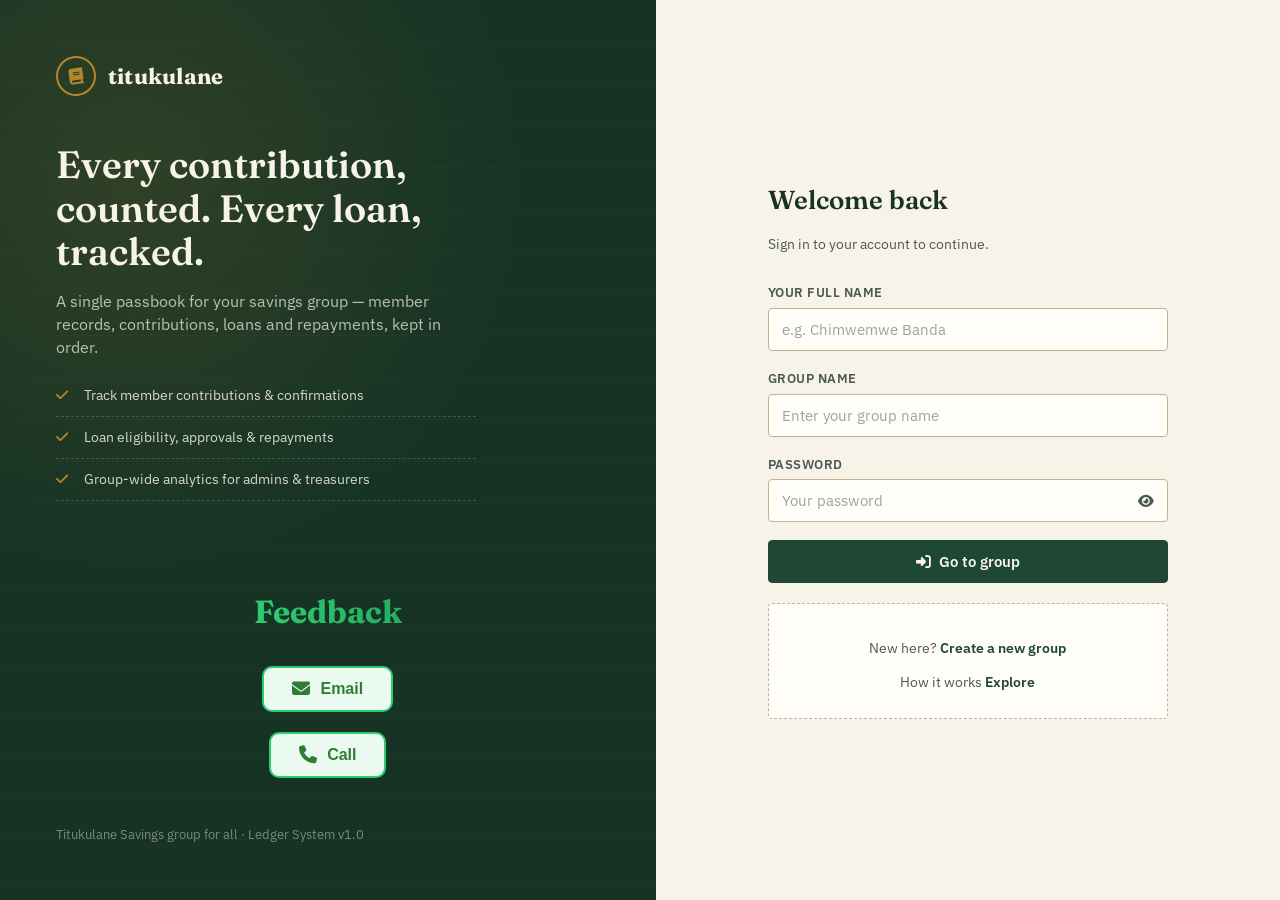
<file: frontend/index.html>
<!DOCTYPE html>
<html lang="en">

<head>
  <meta charset="UTF-8">
  <meta name="viewport" content="width=device-width, initial-scale=1.0">
  <title>Titukulane — Sign In</title>
  <link rel="stylesheet" href="https://cdnjs.cloudflare.com/ajax/libs/font-awesome/6.5.2/css/all.min.css">
  <link rel="stylesheet" href="style.css">
  <link rel="icon" href="file_00000000b0d081f4b15dfb2bef25ff90.png">
</head>

<body class="auth-body">

  <div class="auth-wrap">
    <aside class="auth-aside">
      <span class="brand-mark">
        <span class="stamp-badge"><i class="fa-solid fa-book"></i></span>
        titukulane
      </span>
     


      <div class=" pitch">
          <h1>Every contribution, counted. Every loan, tracked.</h1>
          <p>A single passbook for your savings group — member records, contributions, loans and repayments, kept in
            order.</p>

          <div class="mt-16">
            <div class="ledger-line"><i class="fa-solid fa-check"></i> Track member contributions &amp; confirmations
            </div>
            <div class="ledger-line"><i class="fa-solid fa-check"></i> Loan eligibility, approvals &amp; repayments
            </div>
            <div class="ledger-line"><i class="fa-solid fa-check"></i> Group-wide analytics for admins &amp; treasurers
            </div>
          </div>
      </div>


<div class="contacts">
  <h1>Feedback</h1>
  <button class="contact" onclick="window.location.href='mailto:kayangeeugene@gmail.com'">
    <i class="fas fa-envelope"></i> Email
  </button>
  <button class="contact" onclick="window.location.href='tel:+265985522820'">
    <i class="fas fa-phone"></i> Call
  </button>
</div>



      <div class="footnote">Titukulane Savings group for all &middot; Ledger System v1.0</div>
    </aside>

    <div class="auth-main">
      <div class="auth-card">
        <div class="mobile-brand">
          <span class="stamp-badge"
            style="width:30px;height:30px;font-size:13px;color:var(--brass);border-color:var(--brass)"><i
              class="fa-solid fa-book"></i></span>
          titukulane
        </div>

        <h2>Welcome back</h2>
        <p class="sub">Sign in to your account to continue.</p>

        <!-- Error message container -->
        <div class="form-error" id="form-error"
          style="display: none; color: #d9534f; background: #fdf2f2; padding: 10px; border-radius: 6px; margin-bottom: 15px; font-size: 14px;">
        </div>

        <form id="login-form" onsubmit="loginUser(event)" novalidate>
          <div class="form-group">
            <label for="full_name">Your full name</label>
            <input type="text" id="full_name" name="full_name" placeholder="e.g. Chimwemwe Banda" required
              autocomplete="name">
          </div>

          <div class="form-group">
            <label for="group_name">Group name</label>
            <input type="text" id="group_name" name="group_name" placeholder="Enter your group name" required>
          </div>

          <div class="form-group">
            <label for="password">Password</label>
            <div class="password-field">
              <input type="password" id="password" name="password" placeholder="Your password" required
                autocomplete="current-password">
              <button type="button" class="toggle-vis" id="toggle-pw"><i class="fa-solid fa-eye"></i></button>
            </div>
          </div>

          <button type="submit" class="btn btn-primary btn-block" id="login-btn">
            <i class="fa-solid fa-right-to-bracket"></i> Go to group
          </button>
        </form>

        <div class="demo-hint">
          <p class="auth-foot">New here? <a href="createnewgroup.html">Create a new group</a></p>
          <p class="auth-foot" style="margin-top:6px">How it works <a href="demo.html">Explore</a></p>
        </div>
      </div>
    </div>
  </div>

  <script src="login.js"></script>
</body>

</html>
</file>
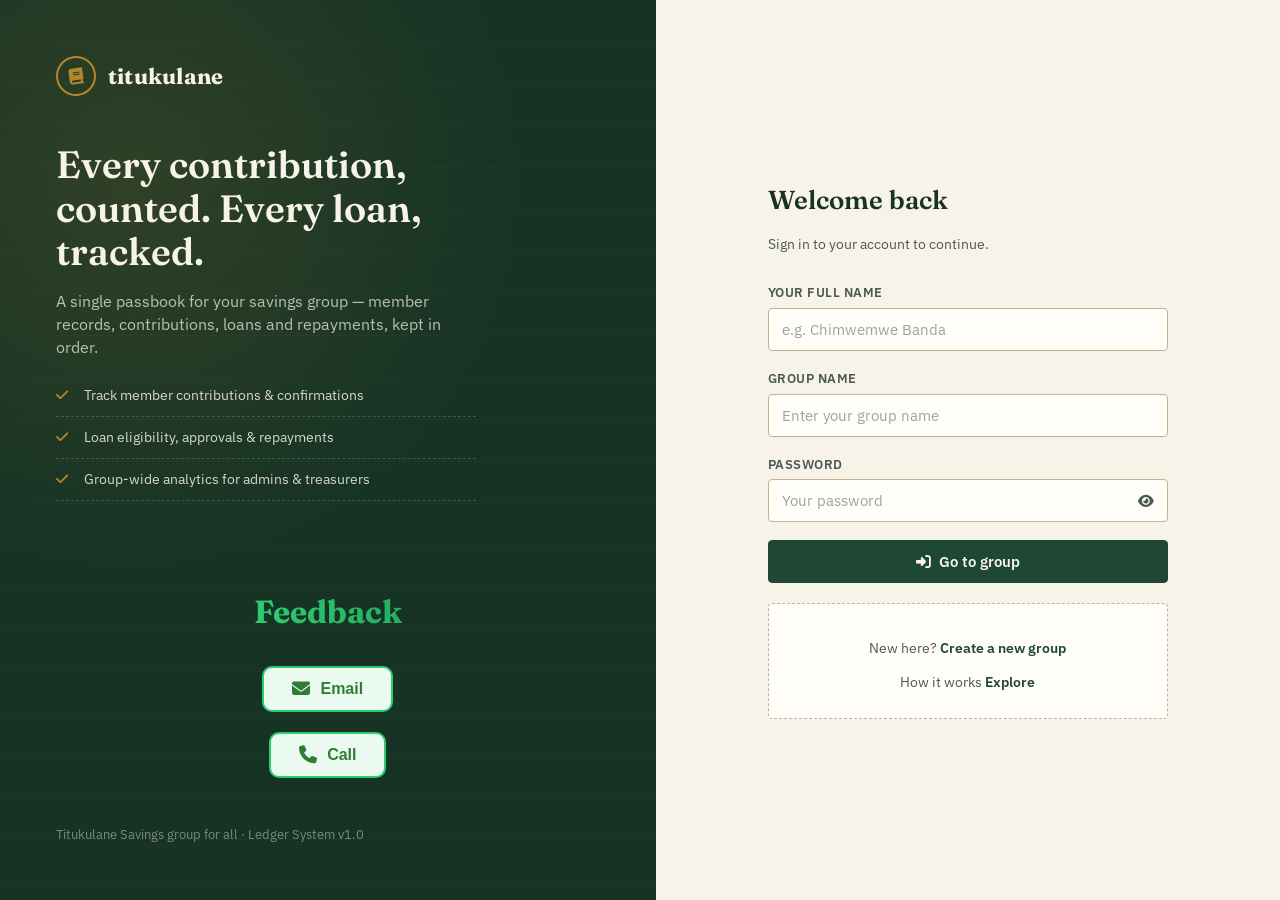
<file: frontend/admin.html>
<!DOCTYPE html>
<html lang="en">
<head>
<meta charset="UTF-8">
<meta name="viewport" content="width=device-width, initial-scale=1.0">
<title>VillageBank+ - Admin Dashboard</title>
<link href="https://fonts.googleapis.com/css2?family=Inter:wght@300;400;500;600;700;800&display=swap" rel="stylesheet">
<link rel="stylesheet" href="https://cdnjs.cloudflare.com/ajax/libs/font-awesome/6.5.1/css/all.min.css">
<link rel="stylesheet" href="admin.css">
<base target="_blank">

<base target="_blank">
</head>
<body>
<!-- SIDEBAR -->
<aside class="sidebar">
    <div class="sidebar-header">
        <div class="sidebar-logo">🏦</div>
        <div class="sidebar-brand">
            VillageBank<span>+</span>
            <small>Admin Portal</small>
        </div>
        <button class="mobile-menu-toggle" onclick="toggleMobileMenu()" aria-label="Toggle menu">
            <i class="fas fa-bars"></i>
        </button>
    </div>

    <nav class="nav-menu">
        <div class="nav-section">
            <div class="nav-section-title">My Account</div>
            <div class="nav-item active" onclick="switchPage('overview')">
                <i class="fas fa-chart-pie"></i> Dashboard
            </div>
            <div class="nav-item" onclick="switchPage('my-savings')">
                <i class="fas fa-piggy-bank"></i> My Savings
            </div>
            <div class="nav-item" onclick="switchPage('my-loans')">
                <i class="fas fa-hand-holding-dollar"></i> My Loans
            </div>
        </div>
        <div class="nav-section">
            <div class="nav-section-title">Bank Management</div>
            <div class="nav-item" onclick="switchPage('members')">
                <i class="fas fa-users"></i> All Members
            </div>
            <div class="nav-item" onclick="switchPage('loans')">
                <i class="fas fa-hand-holding-dollar"></i> Loan Management
                <span class="nav-badge" id="loanBadge" style="display:none;">0</span>
            </div>
            <div class="nav-item" onclick="switchPage('savings')">
                <i class="fas fa-piggy-bank"></i> Savings Pool
            </div>
        </div>
        <div class="nav-section">
            <div class="nav-section-title">Intelligence</div>
            <div class="nav-item" onclick="switchPage('fraud')">
                <i class="fas fa-shield-halved"></i> Fraud Detection
                <span class="nav-badge" id="fraudBadge" style="display:none;background:var(--accent);color:var(--text);">0</span>
            </div>
            <div class="nav-item" onclick="switchPage('reports')">
                <i class="fas fa-file-lines"></i> Reports
            </div>
        </div>
        <div class="nav-section">
            <div class="nav-section-title">Settings</div>
            <div class="nav-item" onclick="switchPage('settings')">
                <i class="fas fa-gear"></i> Configuration
            </div>
        </div>
    </nav>

    <div class="sidebar-footer">
        <div class="user-avatar" id="sidebarAvatar">—</div>
        <div class="user-info">
            <div class="user-name" id="sidebarName">—</div>
            <div class="user-role" id="sidebarRole">—</div>
        </div>
        <i class="fas fa-right-from-bracket" style="color:var(--text-dim);cursor:pointer;" onclick="logout()"></i>
    </div>
</aside>

<!-- MAIN CONTENT -->
<main class="main-content">
    <div class="top-bar">
        <div class="top-search">
            <i class="fas fa-magnifying-glass"></i>
            <input type="text" placeholder="Search members, loans, transactions...">
        </div>
        <div class="top-actions">
            <button class="top-icon-btn"><i class="fas fa-plus"></i></button>
            <button class="top-icon-btn">
                <i class="fas fa-bell"></i>
                <span class="notification-dot" id="topNotifDot" style="display:none;"></span>
            </button>
            <button class="top-icon-btn" onclick="logout()"><i class="fas fa-right-from-bracket"></i></button>
        </div>
    </div>

    <!-- OVERVIEW PAGE -->
    <div class="page-content tab-panel active" id="page-overview">
        <div class="page-header">
            <h1>Dashboard Overview</h1>
            <p id="groupNameDisplay">Loading group...</p>
        </div>

        <!-- Admin Personal Section -->
        <div class="personal-section">
            <div class="personal-content">
                <div class="personal-avatar" id="personalAvatar">—</div>
                <div class="personal-info">
                    <div class="personal-name" id="personalName">—</div>
                    <div class="personal-role" id="personalRole">—</div>
                    <div class="personal-stats">
                        <div class="personal-stat">
                            <div class="num" id="personalSavings">—</div>
                            <div class="label">My Savings</div>
                        </div>
                        <div class="personal-stat">
                            <div class="num" id="personalLoans">—</div>
                            <div class="label">My Loans</div>
                        </div>
                        <div class="personal-stat">
                            <div class="num" id="personalCredit">—</div>
                            <div class="label">Credit Score</div>
                        </div>
                        <div class="personal-stat">
                            <div class="num" id="personalMonths">—</div>
                            <div class="label">Months Saved</div>
                        </div>
                    </div>
                </div>
                <div class="personal-actions">
                    <button class="personal-btn light" onclick="openModal('depositModal')"><i class="fas fa-plus"></i> Save</button>
                    <button class="personal-btn gold" onclick="openModal('loanModal')"><i class="fas fa-hand-holding-dollar"></i> Request Loan</button>
                    <button class="personal-btn blue" onclick="openModal('requestMountModal')"><i class="fas fa-mountain"></i> Request Mount</button>
                </div>
            </div>
        </div>

        <!-- Fraud Alert -->
        <div class="fraud-alert" id="fraudAlertBanner" style="display:none;">
            <div class="fraud-alert-icon"><i class="fas fa-triangle-exclamation"></i></div>
            <div class="fraud-alert-content">
                <div class="fraud-alert-title" id="fraudAlertTitle">—</div>
                <div class="fraud-alert-desc" id="fraudAlertDesc">—</div>
            </div>
            <button class="btn btn-outline btn-sm" onclick="switchPage('fraud')">Review</button>
        </div>

        <!-- Bank Stats -->
        <div class="cards-grid">
            <div class="stat-card">
                <div class="stat-card-header">
                    <div class="stat-card-icon green"><i class="fas fa-users"></i></div>
                    <span class="stat-card-trend up" id="memberTrend" style="display:none;"><i class="fas fa-arrow-up" style="font-size:10px;"></i> —</span>
                </div>
                <div class="stat-card-value" id="totalMembers">—</div>
                <div class="stat-card-label">Total Members</div>
            </div>
            <div class="stat-card">
                <div class="stat-card-header">
                    <div class="stat-card-icon blue"><i class="fas fa-piggy-bank"></i></div>
                    <span class="stat-card-trend up" id="savingsTrend" style="display:none;"><i class="fas fa-arrow-up" style="font-size:10px;"></i> —</span>
                </div>
                <div class="stat-card-value" id="totalSavings">—</div>
                <div class="stat-card-label">Total Savings</div>
            </div>
            <div class="stat-card">
                <div class="stat-card-header">
                    <div class="stat-card-icon gold"><i class="fas fa-hand-holding-dollar"></i></div>
                    <span class="stat-card-trend down" id="loansTrend" style="display:none;"><i class="fas fa-arrow-down" style="font-size:10px;"></i> —</span>
                </div>
                <div class="stat-card-value" id="activeLoansAmount">—</div>
                <div class="stat-card-label">Active Loans</div>
            </div>
            <div class="stat-card">
                <div class="stat-card-header">
                    <div class="stat-card-icon red"><i class="fas fa-circle-exclamation"></i></div>
                    <span class="stat-card-trend up" id="overdueTrend" style="display:none;background:rgba(192,57,43,0.1);color:var(--danger);"><i class="fas fa-arrow-up" style="font-size:10px;"></i> —</span>
                </div>
                <div class="stat-card-value" id="overdueCount">—</div>
                <div class="stat-card-label">Overdue Loans</div>
            </div>
        </div>

        <!-- Charts -->
        <div class="two-col">
            <div class="chart-card">
                <div class="chart-header">
                    <div class="chart-title">Savings & Loans Trend</div>
                    <div class="chart-filters">
                        <button class="chart-filter active">Month</button>
                        <button class="chart-filter">Quarter</button>
                        <button class="chart-filter">Year</button>
                    </div>
                </div>
                <div class="bar-chart" id="trendChart">
                    <div style="text-align:center;padding:40px;color:var(--text-dim);">Loading chart data...</div>
                </div>
            </div>

            <div class="chart-card">
                <div class="chart-header">
                    <div class="chart-title">Loan Portfolio</div>
                </div>
                <div class="donut-chart" id="portfolioChart">
                    <div style="text-align:center;padding:40px;color:var(--text-dim);">Loading portfolio data...</div>
                </div>
                <div class="donut-legend" id="portfolioLegend" style="display:none;"></div>
            </div>
        </div>

        <!-- Recent Transactions -->
        <div class="table-card">
            <div class="table-header">
                <div class="table-title">Recent Transactions</div>
                <div class="table-actions">
                    <button class="btn btn-outline btn-sm"><i class="fas fa-filter"></i> Filter</button>
                    <button class="btn btn-primary btn-sm"><i class="fas fa-download"></i> Export</button>
                </div>
            </div>
            <table>
                <thead>
                    <tr>
                        <th>Member</th>
                        <th>Type</th>
                        <th>Amount</th>
                        <th>Date</th>
                        <th>Status</th>
                    </tr>
                </thead>
                <tbody id="recentTransactionsBody">
                    <tr><td colspan="5" style="text-align:center;padding:24px;color:var(--text-dim);">No transactions yet</td></tr>
                </tbody>
            </table>
        </div>
    </div>

    <!-- MY SAVINGS PAGE -->
    <div class="page-content tab-panel" id="page-my-savings">
        <div class="page-header">
            <h1>My Savings</h1>
            <p>Your personal savings account</p>
        </div>

        <div class="cards-grid">
            <div class="stat-card">
                <div class="stat-card-header">
                    <div class="stat-card-icon green"><i class="fas fa-wallet"></i></div>
                </div>
                <div class="stat-card-value" id="mySavingsTotal">—</div>
                <div class="stat-card-label">Total Savings</div>
            </div>
            <div class="stat-card">
                <div class="stat-card-header">
                    <div class="stat-card-icon blue"><i class="fas fa-calendar"></i></div>
                </div>
                <div class="stat-card-value" id="mySavingsMonth">—</div>
                <div class="stat-card-label">This Month</div>
            </div>
            <div class="stat-card">
                <div class="stat-card-header">
                    <div class="stat-card-icon gold"><i class="fas fa-percentage"></i></div>
                </div>
                <div class="stat-card-value" id="myInterestRate">—</div>
                <div class="stat-card-label">Interest Rate</div>
            </div>
            <div class="stat-card">
                <div class="stat-card-header">
                    <div class="stat-card-icon green"><i class="fas fa-coins"></i></div>
                </div>
                <div class="stat-card-value" id="myInterestEarned">—</div>
                <div class="stat-card-label">Interest Earned</div>
            </div>
        </div>

        <div class="two-col">
            <div class="chart-card">
                <div class="chart-header">
                    <div class="chart-title">My Savings Growth</div>
                </div>
                <div class="bar-chart" id="mySavingsChart">
                    <div style="text-align:center;padding:40px;color:var(--text-dim);">Loading chart data...</div>
                </div>
            </div>

            <div class="chart-card">
                <div class="chart-header">
                    <div class="chart-title">Savings Breakdown</div>
                </div>
                <div class="donut-chart" id="myBreakdownChart">
                    <div style="text-align:center;padding:40px;color:var(--text-dim);">Loading breakdown...</div>
                </div>
                <div class="donut-legend" id="myBreakdownLegend" style="display:none;"></div>
            </div>
        </div>

        <div class="table-card">
            <div class="table-header">
                <div class="table-title">My Transaction History</div>
            </div>
            <table>
                <thead>
                    <tr><th>Type</th><th>Amount</th><th>Date</th><th>Balance After</th></tr>
                </thead>
                <tbody id="myTransactionHistoryBody">
                    <tr><td colspan="4" style="text-align:center;padding:24px;color:var(--text-dim);">No transactions yet</td></tr>
                </tbody>
            </table>
        </div>
    </div>

    <!-- MY LOANS PAGE -->
    <div class="page-content tab-panel" id="page-my-loans">
        <div class="page-header">
            <h1>My Loans</h1>
            <p>Your loan history and current status</p>
        </div>

        <div class="cards-grid">
            <div class="stat-card">
                <div class="stat-card-header">
                    <div class="stat-card-icon green"><i class="fas fa-check-circle"></i></div>
                </div>
                <div class="stat-card-value" id="myLoanBalance">—</div>
                <div class="stat-card-label">Current Balance</div>
            </div>
            <div class="stat-card">
                <div class="stat-card-header">
                    <div class="stat-card-icon blue"><i class="fas fa-history"></i></div>
                </div>
                <div class="stat-card-value" id="myLoansTaken">—</div>
                <div class="stat-card-label">Loans Taken</div>
            </div>
            <div class="stat-card">
                <div class="stat-card-header">
                    <div class="stat-card-icon gold"><i class="fas fa-star"></i></div>
                </div>
                <div class="stat-card-value" id="myLoanCredit">—</div>
                <div class="stat-card-label">Credit Score</div>
            </div>
            <div class="stat-card">
                <div class="stat-card-header">
                    <div class="stat-card-icon green"><i class="fas fa-percentage"></i></div>
                </div>
                <div class="stat-card-value" id="myRepaymentRate">—</div>
                <div class="stat-card-label">Repayment Rate</div>
            </div>
        </div>

        <div class="ai-insight" id="aiInsightBox" style="display:none;">
            <div class="ai-insight-icon"><i class="fas fa-robot"></i></div>
            <div class="ai-insight-text" id="aiInsightText">—</div>
        </div>

        <div class="table-card">
            <div class="table-header">
                <div class="table-title">Loan History</div>
                <div class="table-actions">
                    <button class="btn btn-primary btn-sm" onclick="openModal('loanModal')"><i class="fas fa-plus"></i> Request New Loan</button>
                </div>
            </div>
            <table>
                <thead>
                    <tr><th>Loan ID</th><th>Amount</th><th>Interest</th><th>Duration</th><th>Paid</th><th>Status</th></tr>
                </thead>
                <tbody id="myLoanHistoryBody">
                    <tr><td colspan="6" style="text-align:center;padding:24px;color:var(--text-dim);">No loans yet</td></tr>
                </tbody>
            </table>
        </div>
    </div>

    <!-- MEMBERS PAGE -->
    <div class="page-content tab-panel" id="page-members">
        <div class="page-header">
            <h1>All Members</h1>
            <p>Manage village bank members and their accounts</p>
        </div>

        <div class="cards-grid">
            <div class="stat-card">
                <div class="stat-card-header">
                    <div class="stat-card-icon green"><i class="fas fa-users"></i></div>
                </div>
                <div class="stat-card-value" id="membersTotalCount">—</div>
                <div class="stat-card-label">Total Members</div>
            </div>
            <div class="stat-card">
                <div class="stat-card-header">
                    <div class="stat-card-icon blue"><i class="fas fa-user-plus"></i></div>
                </div>
                <div class="stat-card-value" id="membersNewCount">—</div>
                <div class="stat-card-label">New This Month</div>
            </div>
            <div class="stat-card">
                <div class="stat-card-header">
                    <div class="stat-card-icon gold"><i class="fas fa-star"></i></div>
                </div>
                <div class="stat-card-value" id="membersActiveSavers">—</div>
                <div class="stat-card-label">Active Savers</div>
            </div>
            <div class="stat-card">
                <div class="stat-card-header">
                    <div class="stat-card-icon red"><i class="fas fa-triangle-exclamation"></i></div>
                </div>
                <div class="stat-card-value" id="membersAtRisk">—</div>
                <div class="stat-card-label">At Risk</div>
            </div>
        </div>

        <div class="table-card">
            <div class="table-header">
                <div class="table-title">Member Directory</div>
                <div class="table-actions">
                    <button class="btn btn-outline btn-sm"><i class="fas fa-filter"></i> Filter</button>
                    <button class="btn btn-primary btn-sm" onclick="openModal('addMemberModal')"><i class="fas fa-plus"></i> Add Member</button>
                </div>
            </div>
            <table>
                <thead>
                    <tr>
                        <th>Member</th>
                        <th>Joined</th>
                        <th>Savings</th>
                        <th>Loans</th>
                        <th>Credit Score</th>
                        <th>Status</th>
                    </tr>
                </thead>
                <tbody id="membersDirectoryBody">
                    <tr><td colspan="6" style="text-align:center;padding:24px;color:var(--text-dim);">No members yet</td></tr>
                </tbody>
            </table>
        </div>
    </div>

    <!-- LOAN MANAGEMENT PAGE -->
    <div class="page-content tab-panel" id="page-loans">
        <div class="page-header">
            <h1>Loan Management</h1>
            <p>Track, approve, and manage all village bank loans</p>
        </div>

        <div class="cards-grid">
            <div class="stat-card">
                <div class="stat-card-header">
                    <div class="stat-card-icon blue"><i class="fas fa-hand-holding-dollar"></i></div>
                </div>
                <div class="stat-card-value" id="loansTotalDisbursed">—</div>
                <div class="stat-card-label">Total Disbursed</div>
            </div>
            <div class="stat-card">
                <div class="stat-card-header">
                    <div class="stat-card-icon green"><i class="fas fa-check-circle"></i></div>
                </div>
                <div class="stat-card-value" id="loansRepaymentRate">—</div>
                <div class="stat-card-label">Repayment Rate</div>
            </div>
            <div class="stat-card">
                <div class="stat-card-header">
                    <div class="stat-card-icon gold"><i class="fas fa-clock"></i></div>
                </div>
                <div class="stat-card-value" id="loansPendingCount">—</div>
                <div class="stat-card-label">Pending Approval</div>
            </div>
            <div class="stat-card">
                <div class="stat-card-header">
                    <div class="stat-card-icon red"><i class="fas fa-circle-exclamation"></i></div>
                </div>
                <div class="stat-card-value" id="loansOverdueCount">—</div>
                <div class="stat-card-label">Overdue</div>
            </div>
        </div>

        <div class="tabs">
            <div class="tab active" onclick="switchTab(this, 'loans-all')">All Loans</div>
            <div class="tab" onclick="switchTab(this, 'loans-pending')">Pending</div>
            <div class="tab" onclick="switchTab(this, 'loans-overdue')">Overdue</div>
            <div class="tab" onclick="switchTab(this, 'loans-paid')">Paid Off</div>
        </div>

        <div class="tab-panel active" id="loans-all">
            <div class="table-card">
                <div class="table-header">
                    <div class="table-title">Active Loans</div>
                    <div class="table-actions">
                        <button class="btn btn-outline btn-sm"><i class="fas fa-filter"></i> Filter</button>
                        <button class="btn btn-primary btn-sm" onclick="openModal('loanModal')"><i class="fas fa-plus"></i> New Loan</button>
                    </div>
                </div>
                <table>
                    <thead>
                        <tr>
                            <th>Member</th>
                            <th>Amount</th>
                            <th>Interest</th>
                            <th>Duration</th>
                            <th>Progress</th>
                            <th>Status</th>
                            <th>Actions</th>
                        </tr>
                    </thead>
                    <tbody id="loansAllBody">
                        <tr><td colspan="7" style="text-align:center;padding:24px;color:var(--text-dim);">No loans yet</td></tr>
                    </tbody>
                </table>
            </div>
        </div>

        <div class="tab-panel" id="loans-pending">
            <div class="table-card">
                <div class="table-header">
                    <div class="table-title">Pending Loan Applications</div>
                </div>
                <table>
                    <thead>
                        <tr><th>Member</th><th>Amount</th><th>Purpose</th><th>Credit Score</th><th>Actions</th></tr>
                    </thead>
                    <tbody id="loansPendingBody">
                        <tr><td colspan="5" style="text-align:center;padding:24px;color:var(--text-dim);">No pending applications</td></tr>
                    </tbody>
                </table>
            </div>
        </div>

        <div class="tab-panel" id="loans-overdue">
            <div class="table-card">
                <div class="table-header">
                    <div class="table-title">Overdue Loans</div>
                </div>
                <table>
                    <thead>
                        <tr><th>Member</th><th>Amount</th><th>Overdue By</th><th>Missed Payments</th><th>Actions</th></tr>
                    </thead>
                    <tbody id="loansOverdueBody">
                        <tr><td colspan="5" style="text-align:center;padding:24px;color:var(--text-dim);">No overdue loans</td></tr>
                    </tbody>
                </table>
            </div>
        </div>

        <div class="tab-panel" id="loans-paid">
            <div class="table-card">
                <div class="table-header">
                    <div class="table-title">Paid Off Loans</div>
                </div>
                <table>
                    <thead>
                        <tr><th>Member</th><th>Amount</th><th>Interest</th><th>Paid</th><th>Completed</th></tr>
                    </thead>
                    <tbody id="loansPaidBody">
                        <tr><td colspan="5" style="text-align:center;padding:24px;color:var(--text-dim);">No paid off loans</td></tr>
                    </tbody>
                </table>
            </div>
        </div>
    </div>

    <!-- FRAUD DETECTION PAGE -->
    <div class="page-content tab-panel" id="page-fraud">
        <div class="page-header">
            <h1>Fraud Detection</h1>
            <p>AI-powered real-time fraud monitoring and alerts</p>
        </div>

        <div class="cards-grid">
            <div class="stat-card">
                <div class="stat-card-header">
                    <div class="stat-card-icon red"><i class="fas fa-shield-halved"></i></div>
                </div>
                <div class="stat-card-value" id="fraudActiveAlerts">—</div>
                <div class="stat-card-label">Active Alerts</div>
            </div>
            <div class="stat-card">
                <div class="stat-card-header">
                    <div class="stat-card-icon green"><i class="fas fa-check-circle"></i></div>
                </div>
                <div class="stat-card-value" id="fraudAccuracy">—</div>
                <div class="stat-card-label">Accuracy</div>
            </div>
            <div class="stat-card">
                <div class="stat-card-header">
                    <div class="stat-card-icon blue"><i class="fas fa-eye"></i></div>
                </div>
                <div class="stat-card-value" id="fraudMonitored">—</div>
                <div class="stat-card-label">Transactions Monitored</div>
            </div>
            <div class="stat-card">
                <div class="stat-card-header">
                    <div class="stat-card-icon gold"><i class="fas fa-clock-rotate-left"></i></div>
                </div>
                <div class="stat-card-value" id="fraudDetectionTime">—</div>
                <div class="stat-card-label">Detection Time</div>
            </div>
        </div>

        <div id="fraudAlertsContainer">
            <!-- Fraud alerts injected here by JS -->
        </div>

        <div class="table-card">
            <div class="table-header">
                <div class="table-title">Resolved Alerts</div>
            </div>
            <table>
                <thead>
                    <tr><th>Alert ID</th><th>Member</th><th>Type</th><th>Date</th><th>Resolution</th><th>Status</th></tr>
                </thead>
                <tbody id="fraudResolvedBody">
                    <tr><td colspan="6" style="text-align:center;padding:24px;color:var(--text-dim);">No resolved alerts</td></tr>
                </tbody>
            </table>
        </div>
    </div>

    <!-- SAVINGS POOL PAGE -->
    <div class="page-content tab-panel" id="page-savings">
        <div class="page-header">
            <h1>Savings Pool</h1>
            <p>Overview of all member savings and pool health</p>
        </div>

        <div class="cards-grid">
            <div class="stat-card">
                <div class="stat-card-header">
                    <div class="stat-card-icon green"><i class="fas fa-piggy-bank"></i></div>
                </div>
                <div class="stat-card-value" id="poolTotalSavings">—</div>
                <div class="stat-card-label">Total Savings</div>
            </div>
            <div class="stat-card">
                <div class="stat-card-header">
                    <div class="stat-card-icon blue"><i class="fas fa-users"></i></div>
                </div>
                <div class="stat-card-value" id="poolActiveSavers">—</div>
                <div class="stat-card-label">Active Savers</div>
            </div>
            <div class="stat-card">
                <div class="stat-card-header">
                    <div class="stat-card-icon gold"><i class="fas fa-percentage"></i></div>
                </div>
                <div class="stat-card-value" id="poolInterestRate">—</div>
                <div class="stat-card-label">Avg Interest Rate</div>
            </div>
            <div class="stat-card">
                <div class="stat-card-header">
                    <div class="stat-card-icon green"><i class="fas fa-coins"></i></div>
                </div>
                <div class="stat-card-value" id="poolInterestPaid">—</div>
                <div class="stat-card-label">Interest Paid YTD</div>
            </div>
        </div>

        <div class="table-card">
            <div class="table-header">
                <div class="table-title">Top Savers</div>
                <div class="table-actions">
                    <button class="btn btn-outline btn-sm"><i class="fas fa-filter"></i> Filter</button>
                    <button class="btn btn-primary btn-sm"><i class="fas fa-download"></i> Export</button>
                </div>
            </div>
            <table>
                <thead>
                    <tr><th>Rank</th><th>Member</th><th>Total Saved</th><th>Shares</th><th>Credit Score</th></tr>
                </thead>
                <tbody id="topSaversBody">
                    <tr><td colspan="5" style="text-align:center;padding:24px;color:var(--text-dim);">No savers yet</td></tr>
                </tbody>
            </table>
        </div>
    </div>

    <!-- REPORTS PAGE -->
    <div class="page-content tab-panel" id="page-reports">
        <div class="page-header">
            <h1>Reports</h1>
            <p>Generate and download financial reports</p>
        </div>

        <div class="cards-grid">
            <div class="stat-card">
                <div class="stat-card-header">
                    <div class="stat-card-icon blue"><i class="fas fa-file-invoice-dollar"></i></div>
                </div>
                <div class="stat-card-value" id="reportsGenerated">—</div>
                <div class="stat-card-label">Reports Generated</div>
            </div>
            <div class="stat-card">
                <div class="stat-card-header">
                    <div class="stat-card-icon green"><i class="fas fa-calendar-check"></i></div>
                </div>
                <div class="stat-card-value" id="reportsCurrentPeriod">—</div>
                <div class="stat-card-label">Current Period</div>
            </div>
        </div>

        <div class="table-card">
            <div class="table-header">
                <div class="table-title">Available Reports</div>
            </div>
            <table>
                <thead>
                    <tr><th>Report Name</th><th>Period</th><th>Generated</th><th>Actions</th></tr>
                </thead>
                <tbody id="reportsListBody">
                    <tr><td colspan="4" style="text-align:center;padding:24px;color:var(--text-dim);">No reports generated yet</td></tr>
                </tbody>
            </table>
        </div>
    </div>

    <!-- SETTINGS PAGE -->
    <div class="page-content tab-panel" id="page-settings">
        <div class="page-header">
            <h1>Configuration</h1>
            <p>Manage village bank settings and preferences</p>
        </div>

        <div class="cards-grid">
            <div class="stat-card">
                <div class="stat-card-header">
                    <div class="stat-card-icon blue"><i class="fas fa-building"></i></div>
                </div>
                <div class="stat-card-value" id="settingsGroupName">—</div>
                <div class="stat-card-label">Group Name</div>
            </div>
            <div class="stat-card">
                <div class="stat-card-header">
                    <div class="stat-card-icon green"><i class="fas fa-percentage"></i></div>
                </div>
                <div class="stat-card-value" id="settingsSavingsInterest">—</div>
                <div class="stat-card-label">Savings Interest</div>
            </div>
            <div class="stat-card">
                <div class="stat-card-header">
                    <div class="stat-card-icon gold"><i class="fas fa-hand-holding-dollar"></i></div>
                </div>
                <div class="stat-card-value" id="settingsLoanRange">—</div>
                <div class="stat-card-label">Loan Interest Range</div>
            </div>
            <div class="stat-card">
                <div class="stat-card-header">
                    <div class="stat-card-icon red"><i class="fas fa-ban"></i></div>
                </div>
                <div class="stat-card-value" id="settingsMaxLoan">—</div>
                <div class="stat-card-label">Max Loan Amount</div>
            </div>
        </div>

        <div class="table-card">
            <div class="table-header">
                <div class="table-title">Bank Configuration</div>
            </div>
            <table>
                <thead>
                    <tr><th>Setting</th><th>Current Value</th><th>Description</th><th>Actions</th></tr>
                </thead>
                <tbody id="settingsConfigBody">
                    <tr><td colspan="4" style="text-align:center;padding:24px;color:var(--text-dim);">Loading settings...</td></tr>
                </tbody>
            </table>
        </div>
    </div>
</main>

<!-- ADD MEMBER MODAL -->
<div class="modal-overlay" id="addMemberModal">
    <div class="modal-container">
        <div class="modal-header">
            <h2>Add Member</h2>
            <button class="modal-close" onclick="closeModal('addMemberModal')"><i class="fas fa-xmark"></i></button>
        </div>
        <div class="modal-body">
            <div class="form-error" id="addMemberError" style="display: none; color: #c0392b; background: #fdf2f2; padding: 10px; border-radius: 6px; margin-bottom: 15px; font-size: 14px;"></div>
            <div class="form-group">
                <label>Full name</label>
                <input type="text" id="newMemberName" placeholder="e.g. Chimwemwe Banda">
            </div>
            <div class="form-group">
                <label>Email or phone (used to log in)</label>
                <input type="text" id="newMemberIdentifier" placeholder="e.g. chimwemwe@example.com">
            </div>
            <div class="form-group">
                <label>Role</label>
                <select id="newMemberRole">
                    <option value="member" selected>Member</option>
                    <option value="treasurer">Treasurer</option>
                    <option value="admin">Admin</option>
                </select>
            </div>
            <div class="form-group">
                <label>Temporary password</label>
                <input type="password" id="newMemberPassword" placeholder="Minimum 8 characters">
                <small style="color:var(--text-dim);">Share this with the member directly — they can change it after their first login.</small>
            </div>
        </div>
        <div class="modal-footer">
            <button class="btn btn-outline" onclick="closeModal('addMemberModal')">Cancel</button>
            <button class="btn btn-primary" id="addMemberSubmitBtn" onclick="submitAddMember()">
                <i class="fas fa-plus"></i> Add Member
            </button>
        </div>
    </div>
</div>

<!-- REQUEST MOUNT MODAL -->
<div class="modal-overlay" id="requestMountModal">
    <div class="modal-container">
        <div class="modal-header">
            <h2>Request Mount (loan)</h2>
            <button class="modal-close" onclick="closeModal('requestMountModal')"><i class="fas fa-xmark"></i></button>
        </div>
        <div class="modal-body">
            <div class="form-group">
                <label>Mount Amount (MWK)</label>
                <input type="number" id="mountAmount" placeholder="Enter amount in kwacha" min="0">
            </div>
            <div class="form-group">
                <label>Purpose</label>
                <select id="mountPurpose">
                    <option value="">Select purpose</option>
                    <option value="operational">Operational Funds</option>
                    <option value="emergency">Emergency Fund</option>
                    <option value="expansion">Expansion</option>
                    <option value="loan_disbursement">Loan Disbursement</option>
                    <option value="member_support">Member Support</option>
                    <option value="other">Other</option>
                </select>
            </div>
            <div class="form-group">
                <label>Description</label>
                <textarea id="mountDescription" placeholder="Provide details about the mount request" rows="4"></textarea>
            </div>
        </div>
        <div class="modal-footer">
            <button class="btn btn-outline" onclick="closeModal('requestMountModal')">Cancel</button>
            <button class="btn btn-primary" onclick="confirmMountRequest()">Review & Confirm</button>
        </div>
    </div>
</div>

<!-- REQUEST MOUNT CONFIRMATION MODAL -->
<div class="modal-overlay" id="confirmMountModal">
    <div class="modal-container">
        <div class="modal-header">
            <h2>Confirm Mount Request</h2>
            <button class="modal-close" onclick="closeModal('confirmMountModal')"><i class="fas fa-xmark"></i></button>
        </div>
        <div class="modal-body">
            <div class="confirmation-summary">
                <div class="summary-item">
                    <span class="summary-label">Amount:</span>
                    <span class="summary-value" id="confirmAmount"></span>
                </div>
                <div class="summary-item">
                    <span class="summary-label">Purpose:</span>
                    <span class="summary-value" id="confirmPurpose"></span>
                </div>
                <div class="summary-item">
                    <span class="summary-label">Description:</span>
                    <span class="summary-value" id="confirmDescription"></span>
                </div>
                <div class="summary-item">
                    <span class="summary-label">Requested By:</span>
                    <span class="summary-value" id="confirmRequester">—</span>
                </div>
                <div class="summary-item">
                    <span class="summary-label">Date:</span>
                    <span class="summary-value" id="confirmDate"></span>
                </div>
            </div>
            <div class="confirmation-warning">
                <i class="fas fa-info-circle"></i>
                <p>Please review the details carefully. This request will be submitted for approval.</p>
            </div>
        </div>
        <div class="modal-footer">
            <button class="btn btn-outline" onclick="closeModal('confirmMountModal')">Cancel</button>
            <button class="btn btn-success" onclick="submitMountRequest()">
                <i class="fas fa-check"></i> Confirm & Submit
            </button>
        </div>
    </div>
</div>

<script>
const API_BASE = "https://codeforbettertomorrow.onrender.com";

function toggleMobileMenu() {
    const nav = document.querySelector('.nav-menu');
    if (nav) nav.classList.toggle('open');
}

function getToken()      { return sessionStorage.getItem('titukulane_token'); }
function getMemberId()   { return parseInt(sessionStorage.getItem('titukulane_member_id')) || null; }
function getGroupId()    { return parseInt(sessionStorage.getItem('titukulane_group_id')) || null; }
function getFullName()   { return sessionStorage.getItem('titukulane_full_name') || ''; }
function getRole()       { return sessionStorage.getItem('titukulane_role') || ''; }

function getAuthHeaders() {
    return {
        'Content-Type': 'application/json',
        'Accept': 'application/json',
        'Authorization': `Bearer ${getToken()}`
    };
}

function isLoggedIn() {
    return !!(getToken() && getMemberId() && getGroupId());
}

function requireAuth() {
    if (!isLoggedIn()) {
        window.location.href = 'index.html';
        return false;
    }
    return true;
}

function logout() {
    sessionStorage.clear();
    window.location.href = 'index.html';
}

function switchPage(page) {
    document.querySelectorAll('.page-content').forEach(p => p.classList.remove('active'));
    const target = document.getElementById('page-' + page);
    if (target) target.classList.add('active');

    document.querySelectorAll('.nav-item').forEach(n => n.classList.remove('active'));
    const navItems = document.querySelectorAll('.nav-item');
    navItems.forEach(item => {
        if (item.getAttribute('onclick')?.includes("'" + page + "'")) {
            item.classList.add('active');
        }
    });

    // Load data for the page
    const loaders = {
        overview: loadOverview,
        'my-savings': loadMySavings,
        'my-loans': loadMyLoans,
        members: loadMembers,
        loans: loadLoans,
        fraud: loadFraud,
        savings: loadSavingsPool,
        reports: loadReports,
        settings: loadSettings
    };
    if (loaders[page]) loaders[page]();
}

function switchTab(tab, panelId) {
    const parent = tab.parentElement;
    parent.querySelectorAll('.tab').forEach(t => t.classList.remove('active'));
    tab.classList.add('active');

    const container = parent.nextElementSibling;
    if (container) {
        container.querySelectorAll('.tab-panel').forEach(p => p.classList.remove('active'));
    }
    const panel = document.getElementById(panelId);
    if (panel) panel.classList.add('active');
}

function openModal(id) {
    const modal = document.getElementById(id);
    if (modal) {
        modal.classList.add('open');
        document.body.style.overflow = 'hidden';
    }
}

function closeModal(id) {
    const modal = document.getElementById(id);
    if (modal) {
        modal.classList.remove('open');
        document.body.style.overflow = '';
    }
}

document.addEventListener('DOMContentLoaded', function() {
    document.querySelectorAll('.modal-overlay').forEach(modal => {
        modal.addEventListener('click', function(e) {
            if (e.target === this) closeModal(this.id);
        });
    });
    // Close mobile menu when clicking a nav item
    document.querySelectorAll('.nav-item').forEach(item => {
        item.addEventListener('click', () => {
            const nav = document.querySelector('.nav-menu');
            if (nav) nav.classList.remove('open');
        });
    });
    // Close modals on Escape key
    document.addEventListener('keydown', function(e) {
        if (e.key === 'Escape') {
            document.querySelectorAll('.modal-overlay.open').forEach(m => closeModal(m.id));
        }
    });

    if (isLoggedIn()) {
        loadSidebarInfo();
        loadOverview();
    } else {
        window.location.href = 'index.html';
    }
});

// ==================== HELPERS ====================
function formatCurrency(amount) {
    if (amount === null || amount === undefined) return '—';
    return 'MWK ' + amount.toLocaleString('en-US', {minimumFractionDigits: 2, maximumFractionDigits: 2});
}

function formatCurrencyWhole(amount) {
    if (amount === null || amount === undefined) return '—';
    return 'MWK ' + amount.toLocaleString('en-US');
}

function formatDate(dateStr) {
    if (!dateStr) return '—';
    const d = new Date(dateStr);
    if (isNaN(d)) return dateStr;
    return d.toLocaleDateString('en-US', {month: 'short', day: 'numeric', year: 'numeric'});
}

function formatDateShort(dateStr) {
    if (!dateStr) return '—';
    const d = new Date(dateStr);
    if (isNaN(d)) return dateStr;
    return d.toLocaleDateString('en-US', {month: 'short', day: 'numeric'});
}

function memberInitials(name) {
    if (!name) return '—';
    return name.trim().split(/\s+/).slice(0, 2).map(p => p[0]?.toUpperCase() || '').join('');
}

function creditScoreClass(score) {
    if (score >= 800) return 'score-excellent';
    if (score >= 650) return 'score-good';
    return 'score-fair';
}

function escapeHtml(text) {
    if (!text) return '';
    const div = document.createElement('div');
    div.textContent = text;
    return div.innerHTML;
}

function setText(id, text) {
    const el = document.getElementById(id);
    if (el) el.textContent = text;
}

function setHtml(id, html) {
    const el = document.getElementById(id);
    if (el) el.innerHTML = html;
}

// ==================== SIDEBAR & AUTH ====================
async function loadSidebarInfo() {
    if (!requireAuth()) return;
    try {
        const res = await fetch(`${API_BASE}/api/members/${getMemberId()}`, {
            headers: getAuthHeaders()
        });
        if (!res.ok) throw new Error('Failed to load member');
        const member = await res.json();

        setText('sidebarName', member.full_name);
        setText('sidebarRole', member.role);
        setText('sidebarAvatar', memberInitials(member.full_name));
    } catch (err) {
        console.error('Sidebar error:', err);
    }
}

// ==================== OVERVIEW ====================
async function loadOverview() {
    if (!requireAuth()) return;
    try {
        // Load group summary
        const groupRes = await fetch(`${API_BASE}/api/groups/${getGroupId()}`, {
            headers: getAuthHeaders()
        });
        if (!groupRes.ok) throw new Error('Failed to load group');
        const groupData = await groupRes.json();

        // Load admin's own dashboard
        const dashRes = await fetch(`${API_BASE}/api/members/${getMemberId()}/dashboard`, {
            headers: getAuthHeaders()
        });
        if (!dashRes.ok) throw new Error('Failed to load dashboard');
        const dashData = await dashRes.json();

        renderOverview(groupData, dashData);
    } catch (err) {
        console.error('Overview error:', err);
    }
}

function renderOverview(groupData, dashData) {
    const g = groupData.group || {};
    const m = dashData.member || {};

    // Header
    setText('groupNameDisplay', g.name || 'Group');

    // Personal section
    setText('personalName', m.full_name || '—');
    setText('personalRole', `${m.role || 'Member'} & Member since ${formatDate(m.joined_at)}`);
    setText('personalAvatar', memberInitials(m.full_name));
    setText('personalSavings', formatCurrencyWhole(m.savings_balance));

    // Active loans count for admin
    const activeLoanCount = (dashData.active_loans || []).length;
    setText('personalLoans', formatCurrencyWhole(activeLoanCount > 0 ? dashData.active_loans.reduce((s, l) => s + (l.principal - l.total_paid), 0) : 0));
    setText('personalCredit', m.credit_score || '—');

    // Months saved
    const joined = new Date(m.joined_at);
    const now = new Date();
    const months = (now.getFullYear() - joined.getFullYear()) * 12 + (now.getMonth() - joined.getMonth());
    setText('personalMonths', months > 0 ? months : '< 1');

    // Bank stats
    setText('totalMembers', g.member_count || '—');
    setText('totalSavings', formatCurrencyWhole(g.total_savings));
    setText('activeLoansAmount', formatCurrencyWhole(groupData.total_loans_active ? groupData.total_loans_active * 100 : 0)); // approximate
    setText('overdueCount', '—'); // Would need dedicated endpoint

    // Recent transactions
    const txBody = document.getElementById('recentTransactionsBody');
    if (txBody) {
        const txs = groupData.recent_transactions || [];
        if (txs.length === 0) {
            txBody.innerHTML = '<tr><td colspan="5" style="text-align:center;padding:24px;color:var(--text-dim);">No transactions yet</td></tr>';
        } else {
            txBody.innerHTML = txs.slice(0, 5).map(tx => {
                const isPositive = ['deposit', 'interest', 'loan_disbursement'].includes(tx.type);
                return `
                <tr>
                    <td>
                        <div class="member-cell">
                            <div class="member-avatar">${memberInitials(tx.member_name)}</div>
                            <div>
                                <div class="member-name">${escapeHtml(tx.member_name || 'Unknown')}</div>
                                <div class="member-phone">${tx.member_id || ''}</div>
                            </div>
                        </div>
                    </td>
                    <td><span style="color:var(${isPositive ? '--success' : '--danger'});"><i class="fas ${isPositive ? 'fa-arrow-down' : 'fa-arrow-up'}" style="font-size:10px;"></i> ${tx.type?.replace(/_/g, ' ')?.replace(/\b\w/g, l => l.toUpperCase()) || 'Transaction'}</span></td>
                    <td class="amount ${isPositive ? 'positive' : 'negative'}">${isPositive ? '+' : '-'}${formatCurrency(tx.amount)}</td>
                    <td>${formatDate(tx.created_at)}</td>
                    <td><span class="status-badge status-paid"><i class="fas fa-check" style="font-size:8px;"></i> Completed</span></td>
                </tr>`;
            }).join('');
        }
    }

    // Trend chart — use real transaction data
    const trendChart = document.getElementById('trendChart');
    if (trendChart) {
        const txs = groupData.recent_transactions || [];
        if (txs.length === 0) {
            trendChart.innerHTML = '<div style="text-align:center;padding:40px;color:var(--text-dim);">No transaction data available</div>';
        } else {
            // Group by month and sum deposits
            const monthly = {};
            txs.forEach(tx => {
                const d = new Date(tx.created_at);
                const key = d.toLocaleDateString('en-US', {month: 'short'});
                if (!monthly[key]) monthly[key] = 0;
                if (tx.type === 'deposit') monthly[key] += tx.amount;
            });
            const labels = Object.keys(monthly);
            const values = Object.values(monthly);
            const maxVal = Math.max(...values, 1);

            trendChart.innerHTML = labels.map((label, i) => {
                const pct = (values[i] / maxVal) * 100;
                return `
                <div class="bar-group">
                    <div class="bar" style="height:${pct}%;background:var(--primary);"><span class="bar-value">${formatCurrencyWhole(values[i])}</span></div>
                    <div class="bar-label">${label}</div>
                </div>`;
            }).join('');
        }
    }

    // Portfolio chart
    const portfolioChart = document.getElementById('portfolioChart');
    const portfolioLegend = document.getElementById('portfolioLegend');
    if (portfolioChart && portfolioLegend) {
        const active = groupData.total_loans_active || 0;
        const paid = groupData.total_loans_paid || 0;
        const total = active + paid;
        if (total === 0) {
            portfolioChart.innerHTML = '<div style="text-align:center;padding:40px;color:var(--text-dim);">No loan data</div>';
            portfolioLegend.style.display = 'none';
        } else {
            const activePct = (active / total) * 100;
            const paidPct = (paid / total) * 100;
            // SVG donut chart
            const circumference = 2 * Math.PI * 40;
            const activeDash = (activePct / 100) * circumference;
            const paidDash = (paidPct / 100) * circumference;

            portfolioChart.innerHTML = `
                <svg viewBox="0 0 100 100" width="160" height="160">
                    <circle cx="50" cy="50" r="40" fill="none" stroke="#e5e7eb" stroke-width="12"/>
                    <circle cx="50" cy="50" r="40" fill="none" stroke="var(--success)" stroke-width="12"
                        stroke-dasharray="${paidDash} ${circumference}" stroke-dashoffset="0" stroke-linecap="round"/>
                    <circle cx="50" cy="50" r="40" fill="none" stroke="var(--accent)" stroke-width="12"
                        stroke-dasharray="${activeDash} ${circumference}" stroke-dashoffset="-${paidDash}" stroke-linecap="round"/>
                </svg>
                <div class="donut-center">
                    <div class="num">${Math.round((paid / total) * 100)}%</div>
                    <div class="label">Repayment</div>
                </div>`;

            portfolioLegend.style.display = 'block';
            portfolioLegend.innerHTML = `
                <div class="legend-item">
                    <div class="legend-dot" style="background:var(--success);"></div>
                    <span>Paid Off</span>
                    <span class="legend-val">${Math.round(paidPct)}%</span>
                </div>
                <div class="legend-item">
                    <div class="legend-dot" style="background:var(--accent);"></div>
                    <span>Active</span>
                    <span class="legend-val">${Math.round(activePct)}%</span>
                </div>`;
        }
    }
}

// ==================== MY SAVINGS ====================
async function loadMySavings() {
    if (!requireAuth()) return;
    try {
        const res = await fetch(`${API_BASE}/api/members/${getMemberId()}/dashboard`, {
            headers: getAuthHeaders()
        });
        if (!res.ok) throw new Error('Failed to load dashboard');
        const data = await res.json();

        const m = data.member || {};
        const g = data.group || {};
        const txs = data.recent_transactions || [];

        setText('mySavingsTotal', formatCurrencyWhole(m.savings_balance));

        // This month deposits
        const now = new Date();
        const thisMonth = txs.filter(tx => {
            const d = new Date(tx.created_at);
            return tx.type === 'deposit' && d.getMonth() === now.getMonth() && d.getFullYear() === now.getFullYear();
        }).reduce((s, tx) => s + tx.amount, 0);
        setText('mySavingsMonth', formatCurrencyWhole(thisMonth));
        setText('myInterestRate', (g.interest_rate || '—') + '%');

        // Interest earned
        const interest = txs.filter(tx => tx.type === 'interest').reduce((s, tx) => s + tx.amount, 0);
        setText('myInterestEarned', formatCurrencyWhole(interest));

        // Chart
        const chartEl = document.getElementById('mySavingsChart');
        if (chartEl) {
            if (txs.length === 0) {
                chartEl.innerHTML = '<div style="text-align:center;padding:40px;color:var(--text-dim);">No transaction data</div>';
            } else {
                const monthly = {};
                txs.forEach(tx => {
                    const d = new Date(tx.created_at);
                    const key = d.toLocaleDateString('en-US', {month: 'short'});
                    if (!monthly[key]) monthly[key] = 0;
                    if (tx.type === 'deposit') monthly[key] += tx.amount;
                });
                const labels = Object.keys(monthly);
                const values = Object.values(monthly);
                const maxVal = Math.max(...values, 1);
                chartEl.innerHTML = labels.map((label, i) => `
                    <div class="bar-group">
                        <div class="bar" style="height:${(values[i]/maxVal)*100}%;background:var(--primary);"><span class="bar-value">${formatCurrencyWhole(values[i])}</span></div>
                        <div class="bar-label">${label}</div>
                    </div>
                `).join('');
            }
        }

        // Transaction history
        const tbody = document.getElementById('myTransactionHistoryBody');
        if (tbody) {
            if (txs.length === 0) {
                tbody.innerHTML = '<tr><td colspan="4" style="text-align:center;padding:24px;color:var(--text-dim);">No transactions yet</td></tr>';
            } else {
                tbody.innerHTML = txs.map(tx => {
                    const isPositive = ['deposit', 'interest', 'loan_disbursement'].includes(tx.type);
                    return `
                    <tr>
                        <td><span style="color:var(${isPositive ? '--success' : '--danger'});"><i class="fas ${isPositive ? 'fa-arrow-down' : 'fa-arrow-up'}" style="font-size:10px;"></i> ${tx.type?.replace(/_/g, ' ')?.replace(/\b\w/g, l => l.toUpperCase())}</span></td>
                        <td class="amount ${isPositive ? 'positive' : 'negative'}">${isPositive ? '+' : '-'}${formatCurrency(tx.amount)}</td>
                        <td>${formatDate(tx.created_at)}</td>
                        <td>${formatCurrency(m.savings_balance)}</td>
                    </tr>`;
                }).join('');
            }
        }
    } catch (err) {
        console.error('My savings error:', err);
    }
}

// ==================== MY LOANS ====================
async function loadMyLoans() {
    if (!requireAuth()) return;
    try {
        const [dashRes, loansRes] = await Promise.all([
            fetch(`${API_BASE}/api/members/${getMemberId()}/dashboard`, { headers: getAuthHeaders() }),
            fetch(`${API_BASE}/api/members/${getMemberId()}/loans`, { headers: getAuthHeaders() })
        ]);

        const dashData = await dashRes.json();
        const loans = await loansRes.json();

        const m = dashData.member || {};
        const activeLoans = loans.filter(l => l.status === 'active');
        const totalOwed = activeLoans.reduce((s, l) => s + (l.principal * (1 + l.interest_rate/100) - l.total_paid), 0);

        setText('myLoanBalance', formatCurrencyWhole(totalOwed));
        setText('myLoansTaken', loans.length);
        setText('myLoanCredit', m.credit_score);

        const paidLoans = loans.filter(l => l.status === 'paid_off');
        const rate = loans.length > 0 ? Math.round((paidLoans.length / loans.length) * 100) : 0;
        setText('myRepaymentRate', rate + '%');

        // AI insight
        const insightBox = document.getElementById('aiInsightBox');
        const insightText = document.getElementById('aiInsightText');
        if (insightBox && insightText) {
            if (m.credit_score >= 800) {
                insightBox.style.display = 'flex';
                insightText.innerHTML = `<strong>Credit Insight:</strong> Your excellent repayment history gives you a credit score of ${m.credit_score}. You are eligible for preferred loan rates.`;
            } else if (m.credit_score >= 650) {
                insightBox.style.display = 'flex';
                insightText.innerHTML = `<strong>Credit Insight:</strong> Your credit score is ${m.credit_score}. Keep making regular payments to improve your eligibility.`;
            } else {
                insightBox.style.display = 'none';
            }
        }

        // Loan history table
        const tbody = document.getElementById('myLoanHistoryBody');
        if (tbody) {
            if (loans.length === 0) {
                tbody.innerHTML = '<tr><td colspan="6" style="text-align:center;padding:24px;color:var(--text-dim);">No loans yet</td></tr>';
            } else {
                tbody.innerHTML = loans.map(loan => {
                    const statusClass = loan.status === 'paid_off' ? 'loan-status-paid' :
                                       loan.status === 'active' ? 'loan-status-active' : 'loan-status-pending';
                    const statusText = loan.status === 'paid_off' ? 'Paid Off' :
                                      loan.status === 'active' ? 'Active' : 'Pending';
                    return `
                    <tr>
                        <td>${loan.loan_number}</td>
                        <td class="amount">${formatCurrencyWhole(loan.principal)}</td>
                        <td>${loan.interest_rate}% / year</td>
                        <td>${loan.duration_months} months</td>
                        <td>${formatCurrencyWhole(loan.total_paid)}</td>
                        <td><span class="status-badge ${statusClass}"><i class="fas ${loan.status === 'paid_off' ? 'fa-check' : loan.status === 'active' ? 'fa-circle' : 'fa-clock'}" style="font-size:8px;"></i> ${statusText}</span></td>
                    </tr>`;
                }).join('');
            }
        }
    } catch (err) {
        console.error('My loans error:', err);
    }
}

// ==================== MEMBERS ====================
async function loadMembers() {
    if (!requireAuth()) return;
    try {
        const [groupRes, membersRes] = await Promise.all([
            fetch(`${API_BASE}/api/groups/${getGroupId()}`, { headers: getAuthHeaders() }),
            fetch(`${API_BASE}/api/groups/${getGroupId()}/members`, { headers: getAuthHeaders() })
        ]);

        const groupData = await groupRes.json();
        const members = await membersRes.json();

        setText('membersTotalCount', members.length);

        // New this month
        const now = new Date();
        const newThisMonth = members.filter(m => {
            const d = new Date(m.joined_at);
            return d.getMonth() === now.getMonth() && d.getFullYear() === now.getFullYear();
        }).length;
        setText('membersNewCount', newThisMonth);

        // Active savers (have savings > 0)
        const activeSavers = members.filter(m => m.savings_balance > 0).length;
        setText('membersActiveSavers', activeSavers);

        // At risk (credit score < 600)
        const atRisk = members.filter(m => m.credit_score < 600).length;
        setText('membersAtRisk', atRisk);

        // Directory
        const tbody = document.getElementById('membersDirectoryBody');
        if (tbody) {
            if (members.length === 0) {
                tbody.innerHTML = '<tr><td colspan="6" style="text-align:center;padding:24px;color:var(--text-dim);">No members yet</td></tr>';
            } else {
                const colors = ['var(--info)', 'var(--danger)', 'var(--accent)', '#8e44ad', 'var(--primary)'];
                tbody.innerHTML = members.map((member, i) => {
                    const color = colors[i % colors.length];
                    const joined = new Date(member.joined_at).toLocaleDateString('en-US', {month: 'short', year: 'numeric'});
                    return `
                    <tr>
                        <td>
                            <div class="member-cell">
                                <div class="member-avatar" style="background:${color};">${memberInitials(member.full_name)}</div>
                                <div>
                                    <div class="member-name">${escapeHtml(member.full_name)}</div>
                                    <div class="member-phone">${member.member_id}</div>
                                </div>
                            </div>
                        </td>
                        <td>${joined}</td>
                        <td class="amount positive">${formatCurrencyWhole(member.savings_balance)}</td>
                        <td class="amount">${formatCurrencyWhole(0)}</td>
                        <td><span class="credit-score ${creditScoreClass(member.credit_score)}"><i class="fas fa-star" style="font-size:9px;"></i> ${member.credit_score}</span></td>
                        <td><span class="status-badge status-active"><i class="fas fa-circle" style="font-size:6px;"></i> Active</span></td>
                    </tr>`;
                }).join('');
            }
        }
    } catch (err) {
        console.error('Members error:', err);
    }
}

// ==================== LOANS ====================
async function loadLoans() {
    if (!requireAuth()) return;
    try {
        const res = await fetch(`${API_BASE}/api/groups/${getGroupId()}/loans`, {
            headers: getAuthHeaders()
        });
        if (!res.ok) throw new Error('Failed to load loans');
        const loans = await res.json();

        const active = loans.filter(l => l.status === 'active');
        const pending = loans.filter(l => l.status === 'pending');
        const paid = loans.filter(l => l.status === 'paid_off');
        const overdue = loans.filter(l => l.status === 'defaulted');

        const totalDisbursed = loans.reduce((s, l) => s + l.principal, 0);
        const totalPaid = loans.reduce((s, l) => s + l.total_paid, 0);
        const repaymentRate = totalDisbursed > 0 ? Math.round((totalPaid / (totalDisbursed * 1.1)) * 100) : 0;

        setText('loansTotalDisbursed', formatCurrencyWhole(totalDisbursed));
        setText('loansRepaymentRate', repaymentRate + '%');
        setText('loansPendingCount', pending.length);
        setText('loansOverdueCount', overdue.length);

        // Update tab counts
        document.querySelectorAll('.tab').forEach(tab => {
            const text = tab.textContent;
            if (text.includes('Pending')) tab.textContent = `Pending (${pending.length})`;
            if (text.includes('Overdue')) tab.textContent = `Overdue (${overdue.length})`;
        });

        // All loans
        const allBody = document.getElementById('loansAllBody');
        if (allBody) {
            if (active.length === 0) {
                allBody.innerHTML = '<tr><td colspan="7" style="text-align:center;padding:24px;color:var(--text-dim);">No active loans</td></tr>';
            } else {
                allBody.innerHTML = active.map(loan => {
                    const totalDue = loan.principal * (1 + loan.interest_rate / 100);
                    const progress = totalDue > 0 ? (loan.total_paid / totalDue) * 100 : 0;
                    const remaining = totalDue - loan.total_paid;
                    return `
                    <tr>
                        <td>
                            <div class="member-cell">
                                <div class="member-avatar">${memberInitials(loan.member_name)}</div>
                                <div class="member-name">${escapeHtml(loan.member_name || 'Unknown')}</div>
                            </div>
                        </td>
                        <td class="amount">${formatCurrencyWhole(loan.principal)}</td>
                        <td>${loan.interest_rate}% / year</td>
                        <td>${loan.duration_months} months</td>
                        <td>
                            <div class="loan-progress-mini">
                                <div class="bar"><div class="fill" style="width:${progress}%;background:var(--success);"></div></div>
                                <div class="label">${formatCurrencyWhole(loan.total_paid)} / ${formatCurrencyWhole(remaining)} left</div>
                            </div>
                        </td>
                        <td><span class="status-badge status-active"><i class="fas fa-circle" style="font-size:6px;"></i> On Track</span></td>
                        <td><button class="btn btn-outline btn-sm" onclick="viewLoan(${loan.id})">View</button></td>
                    </tr>`;
                }).join('');
            }
        }

        // Pending
        const pendingBody = document.getElementById('loansPendingBody');
        if (pendingBody) {
            if (pending.length === 0) {
                pendingBody.innerHTML = '<tr><td colspan="5" style="text-align:center;padding:24px;color:var(--text-dim);">No pending applications</td></tr>';
            } else {
                pendingBody.innerHTML = pending.map(loan => `
                    <tr>
                        <td>
                            <div class="member-cell">
                                <div class="member-avatar">${memberInitials(loan.member_name)}</div>
                                <div class="member-name">${escapeHtml(loan.member_name || 'Unknown')}</div>
                            </div>
                        </td>
                        <td class="amount">${formatCurrencyWhole(loan.principal)}</td>
                        <td>${loan.purpose?.replace(/_/g, ' ')?.replace(/\b\w/g, l => l.toUpperCase()) || '—'}</td>
                        <td><span class="credit-score ${creditScoreClass(loan.member_credit || 700)}"><i class="fas fa-star" style="font-size:9px;"></i> ${loan.member_credit || 700}</span></td>
                        <td>
                            <button class="btn btn-primary btn-sm" onclick="approveLoan(${loan.id})">Approve</button>
                            <button class="btn btn-outline btn-sm" onclick="rejectLoan(${loan.id})">Reject</button>
                        </td>
                    </tr>
                `).join('');
            }
        }

        // Overdue
        const overdueBody = document.getElementById('loansOverdueBody');
        if (overdueBody) {
            if (overdue.length === 0) {
                overdueBody.innerHTML = '<tr><td colspan="5" style="text-align:center;padding:24px;color:var(--text-dim);">No overdue loans</td></tr>';
            } else {
                overdueBody.innerHTML = overdue.map(loan => `
                    <tr>
                        <td>
                            <div class="member-cell">
                                <div class="member-avatar" style="background:var(--danger);">${memberInitials(loan.member_name)}</div>
                                <div class="member-name">${escapeHtml(loan.member_name || 'Unknown')}</div>
                            </div>
                        </td>
                        <td class="amount negative">${formatCurrencyWhole(loan.principal)}</td>
                        <td><span style="color:var(--danger);font-weight:600;">${loan.due_date ? Math.ceil((new Date() - new Date(loan.due_date)) / (1000 * 60 * 60 * 24)) + ' days' : '—'}</span></td>
                        <td>—</td>
                        <td>
                            <button class="btn btn-outline btn-sm">Contact</button>
                            <button class="btn btn-outline btn-sm">Restructure</button>
                        </td>
                    </tr>
                `).join('');
            }
        }

        // Paid off
        const paidBody = document.getElementById('loansPaidBody');
        if (paidBody) {
            if (paid.length === 0) {
                paidBody.innerHTML = '<tr><td colspan="5" style="text-align:center;padding:24px;color:var(--text-dim);">No paid off loans</td></tr>';
            } else {
                paidBody.innerHTML = paid.map(loan => `
                    <tr>
                        <td>
                            <div class="member-cell">
                                <div class="member-avatar">${memberInitials(loan.member_name)}</div>
                                <div class="member-name">${escapeHtml(loan.member_name || 'Unknown')}</div>
                            </div>
                        </td>
                        <td class="amount">${formatCurrencyWhole(loan.principal)}</td>
                        <td>${loan.interest_rate}% / year</td>
                        <td>${formatCurrencyWhole(loan.total_paid)}</td>
                        <td>${formatDate(loan.paid_off_at)}</td>
                    </tr>
                `).join('');
            }
        }
    } catch (err) {
        console.error('Loans error:', err);
    }
}

async function approveLoan(loanId) {
    if (!requireAuth()) return;
    try {
        const res = await fetch(`${API_BASE}/api/loans/${loanId}/approve`, {
            method: 'POST',
            headers: getAuthHeaders(),
            body: JSON.stringify({ approver_id: getMemberId() })
        });
        if (!res.ok) throw new Error('Approval failed');
        alert('Loan approved successfully');
        loadLoans();
    } catch (err) {
        alert(err.message);
    }
}

async function rejectLoan(loanId) {
    if (!confirm('Are you sure you want to reject this loan?')) return;
    // Backend doesn't have a reject endpoint yet, so we just alert
    alert('Loan rejection not yet implemented on backend');
}

function viewLoan(loanId) {
    alert('View loan details: ' + loanId);
}

// ==================== FRAUD ====================
async function loadFraud() {
    if (!requireAuth()) return;
    // Fraud detection is not implemented in backend yet
    setText('fraudActiveAlerts', '0');
    setText('fraudAccuracy', '—');
    setText('fraudMonitored', '—');
    setText('fraudDetectionTime', '—');

    const container = document.getElementById('fraudAlertsContainer');
    if (container) container.innerHTML = '<div style="text-align:center;padding:40px;color:var(--text-dim);">Fraud detection not yet configured</div>';

    const resolvedBody = document.getElementById('fraudResolvedBody');
    if (resolvedBody) resolvedBody.innerHTML = '<tr><td colspan="6" style="text-align:center;padding:24px;color:var(--text-dim);">No resolved alerts</td></tr>';
}

// ==================== SAVINGS POOL ====================
async function loadSavingsPool() {
    if (!requireAuth()) return;
    try {
        const res = await fetch(`${API_BASE}/api/groups/${getGroupId()}`, {
            headers: getAuthHeaders()
        });
        if (!res.ok) throw new Error('Failed to load group');
        const data = await res.json();

        setText('poolTotalSavings', formatCurrencyWhole(data.total_savings));
        setText('poolActiveSavers', data.total_members || '—');
        setText('poolInterestRate', (data.group?.interest_rate || '—') + '%');
        setText('poolInterestPaid', '—'); // Not tracked in backend yet

        // Top savers
        const tbody = document.getElementById('topSaversBody');
        if (tbody) {
            const top = (data.top_members || []).slice(0, 10);
            if (top.length === 0) {
                tbody.innerHTML = '<tr><td colspan="5" style="text-align:center;padding:24px;color:var(--text-dim);">No savers yet</td></tr>';
            } else {
                const colors = ['var(--accent)', 'var(--text-dim)', 'var(--primary)'];
                tbody.innerHTML = top.map((member, i) => `
                    <tr>
                        <td><span style="color:${colors[Math.min(i, 2)]};font-weight:700;">#${i + 1}</span></td>
                        <td>
                            <div class="member-cell">
                                <div class="member-avatar" style="background:${i === 0 ? '#8e44ad' : i === 1 ? 'var(--accent)' : 'var(--primary)'};">${memberInitials(member.full_name)}</div>
                                <div class="member-name">${escapeHtml(member.full_name)}</div>
                            </div>
                        </td>
                        <td class="amount positive">${formatCurrencyWhole(member.savings_balance)}</td>
                        <td>${member.total_shares || 0}</td>
                        <td><span class="credit-score ${creditScoreClass(member.credit_score)}"><i class="fas fa-star" style="font-size:9px;"></i> ${member.credit_score}</span></td>
                    </tr>
                `).join('');
            }
        }
    } catch (err) {
        console.error('Savings pool error:', err);
    }
}

// ==================== REPORTS ====================
async function loadReports() {
    if (!requireAuth()) return;
    setText('reportsGenerated', '0');
    setText('reportsCurrentPeriod', new Date().toLocaleDateString('en-US', {month: 'short', year: 'numeric'}));

    const tbody = document.getElementById('reportsListBody');
    if (tbody) tbody.innerHTML = '<tr><td colspan="4" style="text-align:center;padding:24px;color:var(--text-dim);">No reports generated yet</td></tr>';
}

// ==================== SETTINGS ====================
async function loadSettings() {
    if (!requireAuth()) return;
    try {
        const res = await fetch(`${API_BASE}/api/groups/${getGroupId()}`, {
            headers: getAuthHeaders()
        });
        if (!res.ok) throw new Error('Failed to load group');
        const data = await res.json();
        const g = data.group || {};

        setText('settingsGroupName', g.name || '—');
        setText('settingsSavingsInterest', (g.interest_rate || '—') + '%');
        setText('settingsLoanRange', '—'); // Not in backend
        setText('settingsMaxLoan', '—'); // Not in backend

        const tbody = document.getElementById('settingsConfigBody');
        if (tbody) {
            tbody.innerHTML = `
                <tr>
                    <td><i class="fas fa-percentage" style="color:var(--primary);margin-right:8px;"></i> Savings Interest Rate</td>
                    <td><strong>${g.interest_rate || '—'}%</strong></td>
                    <td>Annual interest paid on member savings</td>
                    <td><button class="btn btn-outline btn-sm">Edit</button></td>
                </tr>
                <tr>
                    <td><i class="fas fa-coins" style="color:var(--primary);margin-right:8px;"></i> Share Value</td>
                    <td><strong>${formatCurrencyWhole(g.share_value || 100)}</strong></td>
                    <td>Value per share in the group</td>
                    <td><button class="btn btn-outline btn-sm">Edit</button></td>
                </tr>
                <tr>
                    <td><i class="fas fa-clock" style="color:var(--primary);margin-right:8px;"></i> Cycle Duration</td>
                    <td><strong>${g.cycle_duration_months || '—'} months</strong></td>
                    <td>Savings cycle length</td>
                    <td><button class="btn btn-outline btn-sm">Edit</button></td>
                </tr>
            `;
        }
    } catch (err) {
        console.error('Settings error:', err);
    }
}

// ==================== ADD MEMBER ====================
function resetAddMemberForm() {
    document.getElementById('newMemberName').value = '';
    document.getElementById('newMemberIdentifier').value = '';
    document.getElementById('newMemberRole').value = 'member';
    document.getElementById('newMemberPassword').value = '';
    const errorBox = document.getElementById('addMemberError');
    errorBox.style.display = 'none';
    errorBox.innerText = '';
}

async function submitAddMember() {
    const fullName = document.getElementById('newMemberName').value.trim();
    const identifier = document.getElementById('newMemberIdentifier').value.trim();
    const role = document.getElementById('newMemberRole').value;
    const password = document.getElementById('newMemberPassword').value;
    const errorBox = document.getElementById('addMemberError');
    const submitBtn = document.getElementById('addMemberSubmitBtn');

    errorBox.style.display = 'none';
    errorBox.innerText = '';

    if (!fullName || !identifier || !password) {
        errorBox.innerText = 'Please fill in name, email/phone, and a temporary password.';
        errorBox.style.display = 'block';
        return;
    }
    if (password.length < 8) {
        errorBox.innerText = 'Password must be at least 8 characters long.';
        errorBox.style.display = 'block';
        return;
    }

    const groupId = getGroupId();
    if (!groupId) {
        errorBox.innerText = 'No active group session. Please log in again.';
        errorBox.style.display = 'block';
        return;
    }

    const originalBtnHtml = submitBtn.innerHTML;
    submitBtn.innerHTML = 'Adding…';
    submitBtn.disabled = true;

    try {
        const response = await fetch(`${API_BASE}/api/groups/${groupId}/members`, {
            method: 'POST',
            headers: getAuthHeaders(),
            body: JSON.stringify({
                full_name: fullName,
                identifier: identifier,
                email: identifier.includes('@') ? identifier : null,
                phone: identifier.includes('@') ? null : identifier,
                role: role,
                initial_password: password
            })
        });

        const data = await response.json();

        if (!response.ok) {
            errorBox.innerText = data.detail || 'Could not add this member. Please try again.';
            errorBox.style.display = 'block';
            return;
        }

        closeModal('addMemberModal');
        alert(`${data.full_name} was added successfully.\n\nShare their login details:\nGroup name + Identifier: ${data.identifier}\nTemporary password: ${password}`);
        resetAddMemberForm();
        loadMembers(); // Refresh the members list with real data
    } catch (err) {
        errorBox.innerText = 'Could not reach the server. Check your connection and try again.';
        errorBox.style.display = 'block';
    } finally {
        submitBtn.innerHTML = originalBtnHtml;
        submitBtn.disabled = false;
    }
}

// ==================== MOUNT REQUEST ====================
function confirmMountRequest() {
    const amount = document.getElementById('mountAmount').value;
    const purpose = document.getElementById('mountPurpose').value;
    const description = document.getElementById('mountDescription').value;

    if (!amount || amount <= 0) {
        alert('Please enter a valid amount');
        return;
    }
    if (!purpose) {
        alert('Please select a purpose');
        return;
    }
    if (!description || description.trim().length < 10) {
        alert('Please provide a description (at least 10 characters)');
        return;
    }

    const purposeMap = {
        'operational': 'Operational Funds',
        'emergency': 'Emergency Fund',
        'expansion': 'Expansion',
        'loan_disbursement': 'Loan Disbursement',
        'member_support': 'Member Support',
        'other': 'Other'
    };

    document.getElementById('confirmAmount').textContent = 'MWK ' + parseInt(amount).toLocaleString();
    document.getElementById('confirmPurpose').textContent = purposeMap[purpose];
    document.getElementById('confirmDescription').textContent = description;
    document.getElementById('confirmRequester').textContent = getFullName() + ' (' + getRole() + ')';
    document.getElementById('confirmDate').textContent = new Date().toLocaleDateString('en-US', {
        year: 'numeric', month: 'long', day: 'numeric', hour: '2-digit', minute: '2-digit'
    });

    closeModal('requestMountModal');
    openModal('confirmMountModal');
}

function submitMountRequest() {
    const amount = document.getElementById('mountAmount').value;
    alert(`Mount request for MWK ${parseInt(amount).toLocaleString()} has been submitted successfully for approval!`);
    document.getElementById('mountAmount').value = '';
    document.getElementById('mountPurpose').value = '';
    document.getElementById('mountDescription').value = '';
    closeModal('confirmMountModal');
}
</script>

</body>
</html>
</file>
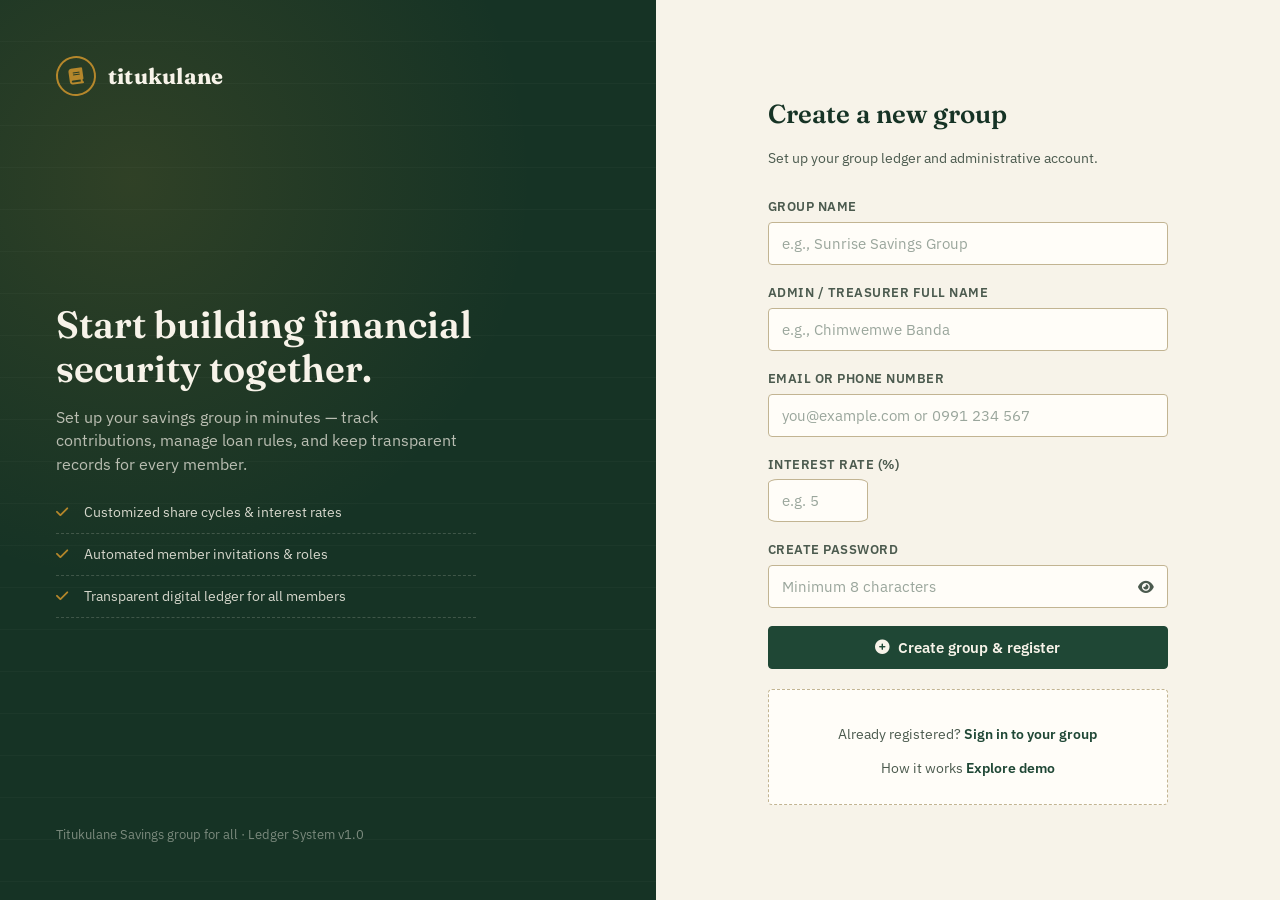
<file: frontend/createnewgroup.html>
<!DOCTYPE html>
<html lang="en">

<head>
    <meta charset="UTF-8">
    <meta name="viewport" content="width=device-width, initial-scale=1.0">
    <title>Create New Group — Titukulane</title>
    <link rel="stylesheet" href="https://cdnjs.cloudflare.com/ajax/libs/font-awesome/6.5.2/css/all.min.css">
    <link rel="stylesheet" href="style.css">
    <link rel="icon" href="file_00000000b0d081f4b15dfb2bef25ff90.png">
</head>

<body class="auth-body">

    <div class="auth-wrap">
        <!-- Left Side Pitch Panel -->
        <aside class="auth-aside">
            <span class="brand-mark">
                <span class="stamp-badge"><i class="fa-solid fa-book"></i></span>
                titukulane
            </span>

            <div class="pitch">
                <h1>Start building financial security together.</h1>
                <p>Set up your savings group in minutes — track contributions, manage loan rules, and keep transparent
                    records for every member.</p>

                <div class="mt-16">
                    <div class="ledger-line"><i class="fa-solid fa-check"></i> Customized share cycles &amp; interest rates</div>
                    <div class="ledger-line"><i class="fa-solid fa-check"></i> Automated member invitations &amp; roles</div>
                    <div class="ledger-line"><i class="fa-solid fa-check"></i> Transparent digital ledger for all members</div>
                </div>
            </div>

            <div class="footnote">Titukulane Savings group for all &middot; Ledger System v1.0</div>
        </aside>

        <!-- Right Side Registration Form -->
        <div class="auth-main">
            <div class="auth-card">
                <div class="mobile-brand">
                    <span class="stamp-badge" style="width:30px;height:30px;font-size:13px;color:var(--brass);border-color:var(--brass)"><i class="fa-solid fa-book"></i></span>
                  titukulane 
                </div>

                <h2>Create a new group</h2>
                <p class="sub">Set up your group ledger and administrative account.</p>

                <!-- Dynamic Error Box -->
                <div class="form-error" id="form-error" style="display: none; color: #d9534f; background: #fdf2f2; padding: 10px; border-radius: 6px; margin-bottom: 15px; font-size: 14px;"></div>

                <!-- Dynamic Success Box -->
                <div class="form-success" id="form-success" style="display: none; color: #155724; background: #d4edda; padding: 10px; border-radius: 6px; margin-bottom: 15px; font-size: 14px;"></div>

                <form id="create-group-form" onsubmit="createGroup(event)" novalidate>
                    <!-- Group Details -->
                    <div class="form-group">
                        <label for="group_name">Group name</label>
                        <input type="text" id="group_name" name="group_name" placeholder="e.g., Sunrise Savings Group" required autocomplete="off">
                    </div>

                    <!-- Admin Details -->
                    <div class="form-group">
                        <label for="admin_name">Admin / Treasurer full name</label>
                        <input type="text" id="admin_name" name="admin_name" placeholder="e.g., Chimwemwe Banda" required autocomplete="name">
                    </div>

                    <div class="form-group">
                        <label for="identifier">Email or phone number</label>
                        <input type="text" id="identifier" name="identifier" placeholder="you@example.com or 0991 234 567" required autocomplete="username">
                    </div>

                    <div class="form-group">
                        <label for="number">Interest rate (%)</label>
                        <input type="number" min="1" max="100" id="number" name="interest_rate" placeholder="e.g. 5" required>
                    </div>

                    <div class="form-group">
                        <label for="password">Create password</label>
                        <div class="password-field">
                            <input type="password" id="password" name="password" placeholder="Minimum 8 characters" required autocomplete="new-password">
                            <button type="button" class="toggle-vis" id="toggle-pw"><i class="fa-solid fa-eye"></i></button>
                        </div>
                    </div>

                    <button type="submit" class="btn btn-primary btn-block" id="create-btn">
                        <i class="fa-solid fa-plus-circle"></i> Create group &amp; register 
                    </button>
                </form>

                <div class="demo-hint">
                    <p class="auth-foot">Already registered? <a href="index.html">Sign in to your group</a></p>
                    <p class="auth-foot" style="margin-top:6px">How it works <a href="demo.html">Explore demo</a></p>
                </div>
            </div>
        </div>
    </div>

    <!-- Confirmation Modal -->
    <div id="confirmModal" class="modal-overlay" style="display: none;">
        <div class="modal-card">
            <h3><i class="fa-solid fa-circle-check" style="color: #2e7d32;"></i> Confirm Group Details</h3>
            <p>Please review your information before proceeding:</p>
            
            <ul class="modal-summary">
                <li><strong>Group Name:</strong> <span id="summary-group"></span></li>
                <li><strong>Admin Name:</strong> <span id="summary-admin"></span></li>
                <li><strong>Contact Info:</strong> <span id="summary-contact"></span></li>
                <li><strong>Interest Rate:</strong> <span id="summary-rate"></span>%</li>
            </ul>
            <div class="modal-actions">
                <button type="button" class="btn btn-secondary" onclick="closeModal()">Edit Details</button>
                <button type="button" class="btn btn-primary" onclick="submitFinalData()">Confirm &amp; Proceed</button>
            </div>
        </div>
    </div>
    <script src="create_group.js"></script>
</body>

</html>
</file>
<file: frontend/style.css>
@import url('https://fonts.googleapis.com/css2?family=Fraunces:opsz,wght@9..144,400;9..144,500;9..144,600;9..144,700&family=IBM+Plex+Sans:wght@400;500;600;700&family=IBM+Plex+Mono:wght@400;500;600&display=swap');

:root {
  /* Palette — ledger paper + forest ink + brass stamp */
  --paper: #F7F3E9;
  --paper-raised: #FFFDF8;
  --rule: #D9CFB8;
  --rule-strong: #C2B492;
  --ink: #1E2A22;
  --ink-soft: #4B5A4E;
  --forest: #1F4735;
  --forest-deep: #163325;
  --forest-tint: #E7EEE7;
  --brass: #B5872B;
  --brass-tint: #F4E7C7;
  --rust: #963C2C;
  --rust-tint: #F6E2DC;
  --sage: #3F7A56;
  --sage-tint: #E2EFE4;
  --slate: #4B5A6B;
  --slate-tint: #E4E9EE;

  --radius-sm: 4px;
  --radius: 8px;
  --radius-lg: 14px;
  --shadow-card: 0 1px 2px rgba(30, 42, 34, 0.06), 0 4px 14px rgba(30, 42, 34, 0.06);
  --shadow-pop: 0 8px 30px rgba(22, 51, 37, 0.18);

  --font-display: 'Fraunces', Georgia, serif;
  --font-body: 'IBM Plex Sans', -apple-system, BlinkMacSystemFont, sans-serif;
  --font-mono: 'IBM Plex Mono', 'SFMono-Regular', Menlo, monospace;
}

* { box-sizing: border-box; }
html, body { height: 100%; }

body {
  margin: 0;
  font-family: var(--font-body);
  background: var(--paper);
  color: var(--ink);
  font-size: 15px;
  line-height: 1.5;
  background-image:
    linear-gradient(var(--rule) 1px, transparent 1px);
  background-size: 100% 42px;
  background-attachment: local;
}

/* Auth pages don't want the ruled-paper texture behind them */
body.auth-body {
  background-image: none;
  background: var(--forest-deep);
}

a { color: inherit; }
button { font-family: inherit; }

h1, h2, h3, h4 {
  font-family: var(--font-display);
  font-weight: 600;
  color: var(--forest-deep);
  margin: 0 0 4px;
}

.mono, .amount, td.amount, .stat-value {
  font-family: var(--font-mono);
  font-variant-numeric: tabular-nums;
}

::selection { background: var(--brass-tint); }

/* ---------- Scrollbar (subtle) ---------- */
::-webkit-scrollbar { width: 10px; height: 10px; }
::-webkit-scrollbar-thumb { background: var(--rule-strong); border-radius: 6px; }
::-webkit-scrollbar-track { background: transparent; }

/* =========================================================================
   Auth layout (login / register)
   ========================================================================= */
.auth-wrap {
  min-height: 100vh;
  display: grid;
  grid-template-columns: 1.05fr 1fr;
}
@media (max-width: 860px) {
  .auth-wrap { grid-template-columns: 1fr; }
  .auth-aside { display: none; }
}

.auth-aside {
  background:
    radial-gradient(circle at 20% 20%, rgba(181,135,43,0.16), transparent 45%),
    var(--forest-deep);
  color: var(--paper);
  padding: 56px 56px;
  display: flex;
  flex-direction: column;
  justify-content: space-between;
  position: relative;
  overflow: hidden;
}
.auth-aside::after {
  content: "";
  position: absolute;
  inset: 0;
  background-image: repeating-linear-gradient(
    to bottom, transparent, transparent 41px, rgba(247,243,233,0.05) 42px
  );
  pointer-events: none;
}
.brand-mark {
  display: inline-flex;
  align-items: center;
  gap: 12px;
  font-family: var(--font-display);
  font-size: 22px;
  font-weight: 700;
  letter-spacing: 0.01em;
}
.brand-mark .stamp-badge {
  width: 40px; height: 40px;
  border: 2px solid var(--brass);
  border-radius: 50%;
  display: grid; place-items: center;
  color: var(--brass);
  font-size: 16px;
  transform: rotate(-8deg);
}
.auth-aside .pitch {
  max-width: 420px;
  position: relative;
  z-index: 1;
}
.auth-aside .pitch h1 {
  color: var(--paper);
  font-size: 38px;
  line-height: 1.15;
  margin-bottom: 14px;
}
.auth-aside .pitch p {
  color: rgba(247,243,233,0.72);
  font-size: 15.5px;
}
.auth-aside .ledger-line {
  display: flex; align-items: baseline; gap: 10px;
  padding: 10px 0;
  border-bottom: 1px dashed rgba(247,243,233,0.18);
  color: rgba(247,243,233,0.85);
  font-size: 14px;
}
.auth-aside .ledger-line i { color: var(--brass); width: 18px; }
.auth-aside .footnote {
  position: relative; z-index: 1;
  color: rgba(247,243,233,0.45);
  font-size: 12.5px;
}

.auth-main {
  display: flex;
  align-items: center;
  justify-content: center;
  padding: 40px 24px;
  background: var(--paper);
}
.auth-card {
  width: 100%;
  max-width: 400px;
}
.auth-card .mobile-brand {
  display: none;
  font-family: var(--font-display);
  font-weight: 700;
  font-size: 20px;
  color: var(--forest-deep);
  margin-bottom: 24px;
  align-items: center;
  gap: 10px;
}
@media (max-width: 860px) {
  .auth-card .mobile-brand { display: inline-flex; }
}
.auth-card h2 { font-size: 26px; margin-bottom: 6px; }
.auth-card .sub { color: var(--ink-soft); font-size: 14px; margin-bottom: 28px; }

.form-group { margin-bottom: 18px; }
.form-group label {
  display: block;
  font-size: 12.5px;
  font-weight: 600;
  text-transform: uppercase;
  letter-spacing: 0.04em;
  color: var(--ink-soft);
  margin-bottom: 6px;
}
.form-row { display: grid; grid-template-columns: 1fr 1fr; gap: 14px; }
@media (max-width: 520px) { .form-row { grid-template-columns: 1fr; } }

input[type="text"], input[type="email"], input[type="password"],
input[type="number"], input[type="date"], input[type="tel"],
select, textarea {
  width: 100%;
  padding: 11px 13px;
  border: 1.5px solid var(--rule-strong);
  border-radius: var(--radius-sm);
  background: var(--paper-raised);
  font-family: inherit;
  font-size: 14.5px;
  color: var(--ink);
  transition: border-color .15s ease, box-shadow .15s ease;
}
textarea { resize: vertical; min-height: 90px; }
input:focus, select:focus, textarea:focus {
  outline: none;
  border-color: var(--forest);
  box-shadow: 0 0 0 3px rgba(31,71,53,0.12);
}
input::placeholder, textarea::placeholder { color: #9AA69C; }

.password-field { position: relative; }
.password-field .toggle-vis {
  position: absolute; right: 10px; top: 50%; transform: translateY(-50%);
  background: none; border: none; color: var(--ink-soft); cursor: pointer;
  font-size: 14px; padding: 4px;
}

.btn {
  display: inline-flex; align-items: center; justify-content: center; gap: 8px;
  padding: 11px 20px;
  border-radius: var(--radius-sm);
  border: 1.5px solid transparent;
  font-weight: 600;
  font-size: 14.5px;
  cursor: pointer;
  transition: transform .08s ease, box-shadow .15s ease, background .15s ease, border-color .15s ease;
  text-decoration: none;
  white-space: nowrap;
}
.btn:active { transform: translateY(1px); }
.btn-block { width: 100%; }
.btn-primary { background: var(--forest); color: var(--paper); border-color: var(--forest); }
.btn-primary:hover { background: var(--forest-deep); }
.btn-brass { background: var(--brass); color: #2A1F08; border-color: var(--brass); }
.btn-brass:hover { filter: brightness(1.05); }
.btn-outline { background: transparent; color: var(--forest-deep); border-color: var(--rule-strong); }
.btn-outline:hover { border-color: var(--forest); background: var(--forest-tint); }
.btn-danger { background: var(--rust); color: #fff; border-color: var(--rust); }
.btn-danger:hover { filter: brightness(1.08); }
.btn-ghost { background: transparent; color: var(--ink-soft); border-color: transparent; }
.btn-ghost:hover { background: rgba(0,0,0,0.04); }
.btn-sm { padding: 6px 12px; font-size: 13px; }
.btn:disabled { opacity: 0.5; cursor: not-allowed; }

.auth-foot {
  margin-top: 22px;
  text-align: center;
  font-size: 13.5px;
  color: var(--ink-soft);

}
.auth-foot a { color: var(--forest); font-weight: 600; text-decoration: none; }
.auth-foot a:hover { text-decoration: underline; }

.demo-hint {
  margin-top: 20px;
  padding: 12px 14px;
  border: 1px dashed var(--rule-strong);
  border-radius: var(--radius-sm);
  font-size: 12.5px;
  color: var(--ink-soft);
  background: var(--paper-raised);
}
.demo-hint b { color: var(--forest-deep); }

.form-error {
  display: none;
  background: var(--rust-tint);
  color: var(--rust);
  border: 1px solid rgba(150,60,44,0.25);
  padding: 10px 12px;
  border-radius: var(--radius-sm);
  font-size: 13.5px;
  margin-bottom: 16px;
}
.form-error.show { display: block; }

/* =========================================================================
   App shell: sidebar + topbar
   ========================================================================= */
.app-shell { display: flex; min-height: 100vh; }

.sidebar {
  width: 232px;
  flex-shrink: 0;
  background: var(--forest-deep);
  color: var(--paper);
  display: flex;
  flex-direction: column;
  position: sticky;
  top: 0;
  height: 100vh;
}
.sidebar .brand {
  display: flex; align-items: center; gap: 10px;
  padding: 22px 20px;
  font-family: var(--font-display);
  font-weight: 700;
  font-size: 18px;
  border-bottom: 1px solid rgba(247,243,233,0.1);
}
.sidebar .brand .stamp-badge {
  width: 30px; height: 30px;
  border: 2px solid var(--brass); border-radius: 50%;
  display: grid; place-items: center; color: var(--brass); font-size: 13px;
  transform: rotate(-8deg); flex-shrink: 0;
}
.nav-group { padding: 14px 12px; }
.nav-label {
  font-size: 10.5px; text-transform: uppercase; letter-spacing: 0.08em;
  color: rgba(247,243,233,0.4); padding: 8px 12px 6px;
}
.nav-link {
  display: flex; align-items: center; gap: 11px;
  padding: 10px 12px;
  border-radius: var(--radius-sm);
  color: rgba(247,243,233,0.78);
  text-decoration: none;
  font-size: 14px;
  font-weight: 500;
  margin-bottom: 2px;
  transition: background .12s ease, color .12s ease;
}
.nav-link i { width: 18px; text-align: center; font-size: 14px; }
.nav-link:hover { background: rgba(247,243,233,0.07); color: var(--paper); }
.nav-link.active { background: var(--brass); color: #2A1F08; font-weight: 600; }
.sidebar-foot {
  margin-top: auto;
  padding: 16px 20px;
  border-top: 1px solid rgba(247,243,233,0.1);
  font-size: 12px;
  color: rgba(247,243,233,0.4);
}

.main-col { flex: 1; min-width: 0; display: flex; flex-direction: column; }

.topbar {
  display: flex; align-items: center; justify-content: space-between;
  padding: 16px 28px;
  background: var(--paper-raised);
  border-bottom: 1px solid var(--rule);
  position: sticky; top: 0; z-index: 20;
}
.topbar h1 { font-size: 20px; margin: 0; }
.topbar .page-sub { color: var(--ink-soft); font-size: 13px; margin-top: 2px; }
.topbar-right { display: flex; align-items: center; gap: 14px; }
.role-chip {
  font-size: 11px; font-weight: 700; text-transform: uppercase; letter-spacing: 0.04em;
  padding: 4px 10px; border-radius: 20px;
  background: var(--forest-tint); color: var(--forest-deep);
}
.user-menu { display: flex; align-items: center; gap: 10px; cursor: pointer; position: relative; }
.avatar-circle {
  width: 34px; height: 34px; border-radius: 50%;
  background: var(--brass); color: #2A1F08;
  display: grid; place-items: center;
  font-weight: 700; font-size: 13px;
  flex-shrink: 0;
}
.user-menu-name { font-size: 13.5px; font-weight: 600; }
.user-menu-dropdown {
  position: absolute; top: calc(100% + 8px); right: 0;
  background: var(--paper-raised);
  border: 1px solid var(--rule);
  border-radius: var(--radius);
  box-shadow: var(--shadow-pop);
  width: 180px;
  display: none;
  overflow: hidden;
  z-index: 30;
}
.user-menu-dropdown.show { display: block; }
.user-menu-dropdown a, .user-menu-dropdown button {
  display: flex; align-items: center; gap: 9px;
  padding: 10px 14px;
  width: 100%; text-align: left;
  border: none; background: none;
  font-size: 13.5px; color: var(--ink);
  cursor: pointer; text-decoration: none;
}
.user-menu-dropdown a:hover, .user-menu-dropdown button:hover { background: var(--forest-tint); }

.hamburger { display: none; background: none; border: none; font-size: 20px; color: var(--forest-deep); cursor: pointer; }
@media (max-width: 900px) {
  .sidebar { position: fixed; left: -240px; z-index: 50; transition: left .2s ease; box-shadow: var(--shadow-pop); }
  .sidebar.open { left: 0; }
  .hamburger { display: block; }
  .sidebar-scrim { display: none; position: fixed; inset: 0; background: rgba(0,0,0,0.35); z-index: 40; }
  .sidebar-scrim.show { display: block; }
}

.content { padding: 26px 28px 60px; max-width: 1360px; width: 100%; margin: 0 auto; }

/* =========================================================================
   Cards / Stat cards
   ========================================================================= */
.card {
  background: var(--paper-raised);
  border: 1px solid var(--rule);
  border-radius: var(--radius-lg);
  box-shadow: var(--shadow-card);
}
.card-pad { padding: 22px 24px; }
.card-header {
  display: flex; align-items: center; justify-content: space-between;
  padding: 18px 22px; border-bottom: 1px solid var(--rule);
}
.card-header h3 { font-size: 15.5px; margin: 0; }
.card-header .card-header-sub { font-size: 12.5px; color: var(--ink-soft); font-weight: 400; margin-top: 2px; }

.stat-grid {
  display: grid;
  grid-template-columns: repeat(auto-fit, minmax(200px, 1fr));
  gap: 16px;
  margin-bottom: 22px;
}
.stat-card {
  background: var(--paper-raised);
  border: 1px solid var(--rule);
  border-radius: var(--radius-lg);
  padding: 18px 20px;
  position: relative;
  overflow: hidden;
}
.stat-card::before {
  content: "";
  position: absolute; left: 0; top: 0; bottom: 0; width: 4px;
  background: var(--stat-accent, var(--forest));
}
.stat-label {
  font-size: 11.5px; text-transform: uppercase; letter-spacing: 0.05em;
  color: var(--ink-soft); font-weight: 600; margin-bottom: 8px;
  display: flex; align-items: center; gap: 7px;
}
.stat-value { font-size: 25px; font-weight: 600; color: var(--forest-deep); }
.stat-foot { font-size: 12px; color: var(--ink-soft); margin-top: 6px; }

.grid-2 { display: grid; grid-template-columns: 1.3fr 1fr; gap: 18px; }
.grid-3 { display: grid; grid-template-columns: repeat(3, 1fr); gap: 18px; }
@media (max-width: 980px) { .grid-2, .grid-3 { grid-template-columns: 1fr; } }

.chart-box { position: relative; height: 260px; }
.chart-box.sm { height: 200px; }

/* =========================================================================
   Tables (ledger-ruled)
   ========================================================================= */
.table-wrap { overflow-x: auto; }
table { width: 100%; border-collapse: collapse; font-size: 13.5px; }
thead th {
  text-align: left;
  font-size: 11px; text-transform: uppercase; letter-spacing: 0.05em;
  color: var(--ink-soft); font-weight: 700;
  padding: 10px 16px;
  border-bottom: 2px solid var(--rule-strong);
  white-space: nowrap;
}
tbody td {
  padding: 13px 16px;
  border-bottom: 1px solid var(--rule);
  vertical-align: middle;
}
tbody tr:hover { background: rgba(31,71,53,0.03); }
tbody tr:last-child td { border-bottom: none; }
td.amount { font-weight: 600; }
.cell-sub { display: block; font-size: 11.5px; color: var(--ink-soft); font-weight: 400; margin-top: 1px; }

.table-toolbar {
  display: flex; align-items: center; justify-content: space-between; gap: 12px;
  flex-wrap: wrap;
  padding: 16px 22px;
  border-bottom: 1px solid var(--rule);
}
.filters { display: flex; gap: 10px; flex-wrap: wrap; align-items: center; }
.filters select, .filters input { width: auto; min-width: 140px; }
.search-input { position: relative; }
.search-input i { position: absolute; left: 12px; top: 50%; transform: translateY(-50%); color: var(--ink-soft); font-size: 13px; }
.search-input input { padding-left: 34px; min-width: 220px; }

.empty-state {
  text-align: center; padding: 50px 20px; color: var(--ink-soft);
}
.empty-state i { font-size: 30px; color: var(--rule-strong); margin-bottom: 12px; display: block; }
.empty-state p { margin: 0; font-size: 14px; }

.pagination { display: flex; align-items: center; justify-content: center; gap: 6px; padding: 18px; }
.pagination button {
  width: 30px; height: 30px; border-radius: var(--radius-sm);
  border: 1px solid var(--rule-strong); background: var(--paper-raised);
  cursor: pointer; font-size: 12.5px; font-family: var(--font-mono);
}
.pagination button.active { background: var(--forest); color: var(--paper); border-color: var(--forest); }
.pagination button:disabled { opacity: 0.4; cursor: not-allowed; }

/* =========================================================================
   Stamps / status badges (signature element)
   ========================================================================= */
.stamp {
  display: inline-flex; align-items: center; gap: 6px;
  padding: 4px 11px 4px 9px;
  border: 1.5px dashed currentColor;
  border-radius: 20px;
  font-size: 10.5px; font-weight: 700;
  text-transform: uppercase; letter-spacing: 0.05em;
  transform: rotate(-1.5deg);
}
.stamp::before { content: "●"; font-size: 8px; }
.stamp-pending { color: var(--slate); background: var(--slate-tint); }
.stamp-confirmed, .stamp-active, .stamp-approved { color: var(--sage); background: var(--sage-tint); }
.stamp-rejected { color: var(--rust); background: var(--rust-tint); }
.stamp-repaid { color: var(--brass); background: var(--brass-tint); }
.stamp-admin { color: var(--forest); background: var(--forest-tint); }
.stamp-treasurer { color: var(--brass); background: var(--brass-tint); }
.stamp-member { color: var(--slate); background: var(--slate-tint); }
.stamp-inactive { color: var(--rust); background: var(--rust-tint); }

/* =========================================================================
   Buttons row / forms in content
   ========================================================================= */
.page-actions { display: flex; align-items: center; justify-content: space-between; margin-bottom: 20px; flex-wrap: wrap; gap: 12px; }
.page-actions h1 { margin-bottom: 2px; }
.page-actions .sub { color: var(--ink-soft); font-size: 13.5px; }

/* =========================================================================
   Modal
   ========================================================================= */
.modal-overlay {
  position: fixed; inset: 0; background: rgba(22,51,37,0.45);
  display: none; align-items: center; justify-content: center;
  z-index: 100; padding: 20px;
}
.modal-overlay.show { display: flex; }
.modal {
  background: var(--paper-raised);
  border-radius: var(--radius-lg);
  width: 100%; max-width: 460px;
  max-height: 90vh; overflow-y: auto;
  box-shadow: var(--shadow-pop);
}
.modal.modal-lg { max-width: 620px; }
.modal-header {
  display: flex; align-items: center; justify-content: space-between;
  padding: 18px 22px; border-bottom: 1px solid var(--rule);
}
.modal-header h3 { margin: 0; font-size: 17px; }
.modal-close { background: none; border: none; font-size: 17px; color: var(--ink-soft); cursor: pointer; padding: 4px; }
.modal-body { padding: 22px; }
.modal-footer { display: flex; justify-content: flex-end; gap: 10px; padding: 16px 22px; border-top: 1px solid var(--rule); }

/* =========================================================================
   Toasts
   ========================================================================= */
#toast-stack {
  position: fixed; bottom: 22px; right: 22px; z-index: 200;
  display: flex; flex-direction: column; gap: 10px;
}
.toast {
  min-width: 260px; max-width: 340px;
  background: var(--forest-deep); color: var(--paper);
  padding: 13px 16px; border-radius: var(--radius);
  box-shadow: var(--shadow-pop);
  display: flex; align-items: flex-start; gap: 10px;
  font-size: 13.5px;
  animation: toast-in .18s ease;
}
.toast.error { background: var(--rust); }
.toast.success { background: var(--sage); }
.toast i { margin-top: 2px; }
@keyframes toast-in { from { opacity:0; transform: translateY(8px);} to {opacity:1; transform:translateY(0);} }

/* =========================================================================
   Misc utility
   ========================================================================= */
.flex { display: flex; }
.items-center { align-items: center; }
.justify-between { justify-content: space-between; }
.gap-8 { gap: 8px; }
.gap-12 { gap: 12px; }
.mt-8 { margin-top: 8px; }
.mt-16 { margin-top: 16px; }
.mb-16 { margin-bottom: 16px; }
.text-sub { color: var(--ink-soft); font-size: 13px; }
.text-sm { font-size: 12.5px; }
.w-full { width: 100%; }
.loading-spinner {
  border: 2.5px solid var(--rule); border-top-color: var(--forest);
  border-radius: 50%; width: 22px; height: 22px;
  animation: spin 0.7s linear infinite; margin: 30px auto;
}
@keyframes spin { to { transform: rotate(360deg); } }
.center-loading { display: flex; justify-content: center; padding: 40px; }

.progress-track {
  height: 8px; background: var(--rule); border-radius: 10px; overflow: hidden;
}
.progress-fill { height: 100%; background: var(--sage); border-radius: 10px; transition: width .3s ease; }

.help-text { font-size: 12px; color: var(--ink-soft); margin-top: 5px; }

.note-card {
  background: var(--paper-raised);
  border: 1px solid var(--rule);
  border-left: 3px solid var(--brass);
  border-radius: var(--radius);
  padding: 16px 18px;
  cursor: pointer;
  transition: box-shadow .15s ease;
}
.note-card:hover { box-shadow: var(--shadow-card); }
.note-card h4 { font-size: 14.5px; margin-bottom: 6px; }
.note-card p { font-size: 13px; color: var(--ink-soft); margin: 0; overflow: hidden; text-overflow: ellipsis; display: -webkit-box; -webkit-line-clamp: 3; -webkit-box-orient: vertical; }
.note-card .note-date { font-size: 11px; color: var(--rule-strong); margin-top: 10px; font-family: var(--font-mono); }
.notes-grid { display: grid; grid-template-columns: repeat(auto-fill, minmax(240px, 1fr)); gap: 14px; }

.activity-item {
  display: flex; gap: 12px;
  padding: 13px 0;
  border-bottom: 1px solid var(--rule);
}
.activity-item:last-child { border-bottom: none; }
.activity-icon {
  width: 32px; height: 32px; border-radius: 50%;
  background: var(--forest-tint); color: var(--forest);
  display: grid; place-items: center; font-size: 13px; flex-shrink: 0;
}
.activity-desc { font-size: 13.5px; }
.activity-time { font-size: 11.5px; color: var(--ink-soft); margin-top: 2px; font-family: var(--font-mono); }
/* Layout helper */
.margin-bottom { margin-bottom: 1.5rem; }

.analytics-grid {
  display: grid;
  grid-template-columns: 3fr 2fr;
  gap: 1.5rem;
}

@media (max-width: 900px) {
  .analytics-grid {
    grid-template-columns: 1fr;
  }
}
/*modal css*/
/* Confirmation Modal Overlay */
.modal-overlay {
    position: fixed;
    top: 0;
    left: 0;
    width: 100vw;
    height: 100vh;
    background: rgba(0, 0, 0, 0.5);
    display: flex;
    align-items: center;
    justify-content: center;
    z-index: 1000;
}

/* Modal Card */
.modal-card {
    background: #ffffff;
    padding: 24px;
    border-radius: 12px;
    max-width: 420px;
    width: 90%;
    box-shadow: 0 10px 25px rgba(0,0,0,0.15);
}

.modal-card h3 {
    margin-top: 0;
    margin-bottom: 8px;
}

.modal-summary {
    list-style: none;
    padding: 0;
    margin: 16px 0;
    background: #f8f9fa;
    border-radius: 8px;
    padding: 12px 16px;
}

.modal-summary li {
    padding: 6px 0;
    border-bottom: 1px solid #e9ecef;
    font-size: 14px;
}
.contacts {
    display: flex;
    flex-direction: column;
    align-items: center;
    gap: 20px;
    margin-top: 40px;
    font-family: 'Segoe UI', sans-serif;
}

.contacts h1 {
    font-size: 32px;
    font-weight: 700;
    background: linear-gradient(90deg, #2ecc71, #27ae60);
    -webkit-background-clip: text;
    -webkit-text-fill-color: transparent;
    margin-bottom: 10px;
}

.contact {
    padding: 12px 28px;
    border: 2px solid #2ecc71;
    border-radius: 10px;
    background-color: #eafaf1;
    color: #2e7d32;
    font-size: 16px;
    font-weight: 600;
    cursor: pointer;
    transition: all 0.3s ease;
    display: flex;
    align-items: center;
    gap: 10px; /* spacing between icon and text */
}

.contact i {
    font-size: 18px;
    color: inherit;
}

.contact:hover {
    background: linear-gradient(90deg, #2ecc71, #27ae60);
    color: #fff;
    box-shadow: 0 6px 14px rgba(46, 204, 113, 0.3);
    transform: translateY(-2px);
}

.modal-summary li:last-child {
    border-bottom: none;
}

.modal-actions {
    display: flex;
    gap: 10px;
    justify-content: flex-end;
    margin-top: 20px;
}

.btn-secondary {
    background: #e0e0e0;
    color: #333;
    border: none;
    padding: 8px 16px;
    border-radius: 6px;
    cursor: pointer;
}
.chart-select {
  padding: 4px 8px;
  border-radius: 6px;
  border: 1px solid #cbd5e1;
  font-size: 0.8rem;
  background: #f8fafc;
}

.note-status-msg {
  margin-top: 10px;
  padding: 8px;
  background: #dcfce7;
  color: #15803d;
  font-size: 0.8rem;
  border-radius: 6px;
  text-align: center;
}
#number{
width: 100px;
border-radius: 10%;
}
</file>
<file: frontend/admin.css>
:root {
    --primary: #1a5f3c;
    --primary-light: #2d8a5e;
    --primary-dark: #0f3d26;
    --accent: #e8a838;
    --accent-light: #f5c96a;
    --danger: #c0392b;
    --danger-light: #e74c3c;
    --success: #27ae60;
    --info: #2980b9;
    --bg: #f5f7f5;
    --card: #ffffff;
    --text: #1a1a2e;
    --text-dim: #6b7280;
    --border: #e5e7eb;
    --shadow: 0 1px 3px rgba(0,0,0,0.08);
    --shadow-lg: 0 4px 20px rgba(0,0,0,0.1);
}
* { margin: 0; padding: 0; box-sizing: border-box; }
body { font-family: 'Inter', sans-serif; background: var(--bg); color: var(--text); min-height: 100vh; }

/* SIDEBAR */
.sidebar {
    width: 260px; background: var(--card); border-right: 1px solid var(--border);
    display: flex; flex-direction: column; position: fixed; height: 100vh; z-index: 100;
}
.sidebar-header {
    padding: 24px 20px; border-bottom: 1px solid var(--border);
    display: flex; align-items: center; gap: 12px;
}
.sidebar-logo { width: 40px; height: 40px; background: var(--primary); border-radius: 10px;
    display: flex; align-items: center; justify-content: center; color: white; font-size: 18px; }
.sidebar-brand { font-weight: 700; font-size: 16px; }
.sidebar-brand span { color: var(--primary); }
.sidebar-brand small { display: block; font-size: 11px; color: var(--text-dim); font-weight: 400; }
.nav-menu { padding: 16px 12px; flex: 1; overflow-y: auto; }
.nav-section { margin-bottom: 20px; }
.nav-section-title { font-size: 10px; font-weight: 700; color: var(--text-dim); text-transform: uppercase;
    letter-spacing: 1.5px; padding: 0 12px; margin-bottom: 8px; }
.nav-item {
    display: flex; align-items: center; gap: 12px; padding: 10px 12px;
    border-radius: 8px; cursor: pointer; font-size: 14px; font-weight: 500;
    color: var(--text-dim); transition: all 0.15s; margin-bottom: 2px;
}
.nav-item:hover { background: var(--bg); color: var(--text); }
.nav-item.active { background: rgba(26,95,60,0.08); color: var(--primary); font-weight: 600; }
.nav-item i { width: 20px; text-align: center; font-size: 15px; }
.nav-badge { margin-left: auto; background: var(--danger); color: white; font-size: 10px;
    padding: 2px 7px; border-radius: 10px; font-weight: 700; }
.sidebar-footer {
    padding: 16px; border-top: 1px solid var(--border);
    display: flex; align-items: center; gap: 10px;
}
.user-avatar { width: 36px; height: 36px; border-radius: 50%; background: var(--primary);
    display: flex; align-items: center; justify-content: center; color: white; font-size: 14px; font-weight: 600; }
.user-info { flex: 1; }
.user-name { font-size: 13px; font-weight: 600; }
.user-role { font-size: 11px; color: var(--text-dim); }

/* MAIN CONTENT */
.main-content { flex: 1; margin-left: 260px; min-height: 100vh; }
.top-bar {
    height: 64px; background: var(--card); border-bottom: 1px solid var(--border);
    display: flex; align-items: center; justify-content: space-between;
    padding: 0 28px; position: sticky; top: 0; z-index: 50;
}
.top-search { display: flex; align-items: center; gap: 10px; background: var(--bg);
    padding: 8px 14px; border-radius: 8px; width: 320px; }
.top-search i { color: var(--text-dim); font-size: 14px; }
.top-search input { border: none; background: transparent; font-size: 13px; font-family: inherit; width: 100%; outline: none; }
.top-actions { display: flex; align-items: center; gap: 16px; }
.top-icon-btn { width: 38px; height: 38px; border-radius: 8px; border: 1px solid var(--border);
    background: var(--card); cursor: pointer; display: flex; align-items: center; justify-content: center;
    color: var(--text-dim); font-size: 14px; transition: all 0.2s; position: relative;
}
.top-icon-btn:hover { background: var(--bg); color: var(--text); }
.notification-dot { position: absolute; top: 8px; right: 8px; width: 8px; height: 8px;
    background: var(--danger); border-radius: 50%; border: 2px solid var(--card); }

.page-content { padding: 28px; max-width: 1200px; }
.page-header { margin-bottom: 24px; }
.page-header h1 { font-size: 26px; font-weight: 700; margin-bottom: 4px; }
.page-header p { color: var(--text-dim); font-size: 14px; }

/* CARDS */
.cards-grid { display: grid; grid-template-columns: repeat(4, 1fr); gap: 20px; margin-bottom: 24px; }
.stat-card {
    background: var(--card); border-radius: 12px; padding: 20px;
    box-shadow: var(--shadow); border: 1px solid var(--border);
}
.stat-card-header { display: flex; align-items: center; justify-content: space-between; margin-bottom: 12px; }
.stat-card-icon { width: 40px; height: 40px; border-radius: 10px; display: flex; align-items: center;
    justify-content: center; font-size: 18px; }
.stat-card-icon.green { background: rgba(39,174,96,0.1); color: var(--success); }
.stat-card-icon.blue { background: rgba(41,128,185,0.1); color: var(--info); }
.stat-card-icon.gold { background: rgba(232,168,56,0.1); color: var(--accent); }
.stat-card-icon.red { background: rgba(192,57,43,0.1); color: var(--danger); }
.stat-card-trend { font-size: 11px; font-weight: 600; padding: 3px 8px; border-radius: 6px; }
.stat-card-trend.up { background: rgba(39,174,96,0.1); color: var(--success); }
.stat-card-trend.down { background: rgba(192,57,43,0.1); color: var(--danger); }
.stat-card-value { font-size: 28px; font-weight: 800; margin-bottom: 4px; }
.stat-card-label { font-size: 13px; color: var(--text-dim); }

/* CHARTS */
.chart-card {
    background: var(--card); border-radius: 12px; padding: 20px;
    box-shadow: var(--shadow); border: 1px solid var(--border);
}
.chart-header { display: flex; align-items: center; justify-content: space-between; margin-bottom: 20px; }
.chart-title { font-size: 15px; font-weight: 700; }
.chart-filters { display: flex; gap: 6px; }
.chart-filter {
    padding: 5px 12px; border-radius: 6px; border: 1px solid var(--border);
    background: transparent; font-size: 12px; font-weight: 500; cursor: pointer;
    font-family: inherit; color: var(--text-dim);
}
.chart-filter.active { background: var(--primary); color: white; border-color: var(--primary); }

.two-col { display: grid; grid-template-columns: 2fr 1fr; gap: 20px; margin-bottom: 24px; }

.bar-chart { display: flex; align-items: flex-end; gap: 12px; height: 180px; padding-top: 20px; }
.bar-group { flex: 1; display: flex; flex-direction: column; align-items: center; gap: 8px; }
.bar { width: 100%; max-width: 40px; border-radius: 6px 6px 0 0; position: relative; transition: height 0.5s ease; }
.bar-value { position: absolute; top: -20px; left: 50%; transform: translateX(-50%);
    font-size: 11px; font-weight: 600; color: var(--text); }
.bar-label { font-size: 11px; color: var(--text-dim); font-weight: 500; }

.donut-chart { width: 160px; height: 160px; margin: 0 auto; position: relative; }
.donut-chart svg { transform: rotate(-90deg); }
.donut-center { position: absolute; inset: 0; display: flex; flex-direction: column;
    align-items: center; justify-content: center; }
.donut-center .num { font-size: 28px; font-weight: 800; }
.donut-center .label { font-size: 11px; color: var(--text-dim); }
.donut-legend { margin-top: 20px; display: flex; flex-direction: column; gap: 10px; }
.legend-item { display: flex; align-items: center; gap: 10px; font-size: 13px; }
.legend-dot { width: 10px; height: 10px; border-radius: 3px; }
.legend-val { margin-left: auto; font-weight: 700; }

/* TABLES */
.table-card {
    background: var(--card); border-radius: 12px; box-shadow: var(--shadow);
    border: 1px solid var(--border); overflow: hidden;
}
.table-header {
    padding: 16px 20px; border-bottom: 1px solid var(--border);
    display: flex; align-items: center; justify-content: space-between;
}
.table-title { font-size: 15px; font-weight: 700; }
.table-actions { display: flex; gap: 8px; }
.btn {
    padding: 8px 16px; border-radius: 8px; font-size: 13px; font-weight: 600;
    cursor: pointer; font-family: inherit; border: none; display: inline-flex;
    align-items: center; gap: 6px; transition: all 0.2s;
}
.btn-primary { background: var(--primary); color: white; }
.btn-primary:hover { background: var(--primary-light); }
.btn-outline { background: transparent; border: 1.5px solid var(--border); color: var(--text); }
.btn-outline:hover { background: var(--bg); }
.btn-sm { padding: 6px 12px; font-size: 12px; }

table { width: 100%; border-collapse: collapse; font-size: 13px; }
th { text-align: left; padding: 12px 20px; font-size: 11px; font-weight: 700;
    color: var(--text-dim); text-transform: uppercase; letter-spacing: 0.5px;
    background: var(--bg); border-bottom: 1px solid var(--border); }
td { padding: 14px 20px; border-bottom: 1px solid var(--border); }
tr:last-child td { border-bottom: none; }
tr:hover td { background: var(--bg); }

.member-cell { display: flex; align-items: center; gap: 12px; }
.member-avatar { width: 36px; height: 36px; border-radius: 50%; background: var(--primary);
    display: flex; align-items: center; justify-content: center; color: white;
    font-size: 13px; font-weight: 600; }
.member-name { font-weight: 600; }
.member-phone { font-size: 12px; color: var(--text-dim); }

.status-badge {
    display: inline-flex; align-items: center; gap: 5px;
    padding: 4px 10px; border-radius: 20px; font-size: 11px; font-weight: 600;
}
.status-active { background: rgba(39,174,96,0.1); color: var(--success); }
.status-pending { background: rgba(232,168,56,0.1); color: #b8860b; }
.status-overdue { background: rgba(192,57,43,0.1); color: var(--danger); }
.status-paid { background: rgba(39,174,96,0.1); color: var(--success); }

.amount { font-weight: 700; font-family: 'Inter', sans-serif; }
.amount.positive { color: var(--success); }
.amount.negative { color: var(--danger); }

/* PERSONAL SECTION (Admin is also member) */
.personal-section {
    background: linear-gradient(135deg, var(--primary), var(--primary-dark));
    border-radius: 16px; padding: 28px; color: white; margin-bottom: 24px;
    position: relative; overflow: hidden;
}
.personal-section::before {
    content: ''; position: absolute; top: -50%; right: -20%; width: 400px; height: 400px;
    background: rgba(255,255,255,0.03); border-radius: 50%;
}
.personal-content { position: relative; z-index: 1; display: flex; align-items: center; gap: 24px; }
.personal-avatar { width: 64px; height: 64px; border-radius: 50%; background: rgba(255,255,255,0.2);
    display: flex; align-items: center; justify-content: center; font-size: 24px; font-weight: 700; }
.personal-info { flex: 1; }
.personal-name { font-size: 20px; font-weight: 700; margin-bottom: 4px; }
.personal-role { font-size: 13px; opacity: 0.8; margin-bottom: 12px; }
.personal-stats { display: flex; gap: 32px; }
.personal-stat { text-align: center; }
.personal-stat .num { font-size: 22px; font-weight: 700; }
.personal-stat .label { font-size: 11px; opacity: 0.7; }
.personal-actions { display: flex; gap: 10px; }
.personal-btn {
    padding: 10px 20px; border-radius: 8px; border: none; font-size: 13px;
    font-weight: 600; cursor: pointer; font-family: inherit; display: flex;
    align-items: center; gap: 6px;
}
.personal-btn.light { background: rgba(255,255,255,0.15); color: white; }
.personal-btn.gold { background: var(--accent); color: var(--text); }
.personal-btn.blue { background: linear-gradient(135deg, #2563eb, #1d4ed8); color: white; }

/* FRAUD ALERT */
.fraud-alert {
    background: rgba(192,57,43,0.05); border: 1px solid rgba(192,57,43,0.2);
    border-radius: 10px; padding: 14px 18px; display: flex; align-items: center; gap: 14px;
    margin-bottom: 20px;
}
.fraud-alert-icon { width: 40px; height: 40px; background: rgba(192,57,43,0.1);
    border-radius: 10px; display: flex; align-items: center; justify-content: center;
    color: var(--danger); font-size: 18px; }
.fraud-alert-content { flex: 1; }
.fraud-alert-title { font-size: 14px; font-weight: 700; color: var(--danger); margin-bottom: 2px; }
.fraud-alert-desc { font-size: 12px; color: var(--text-dim); }

/* AI INSIGHT */
.ai-insight {
    background: linear-gradient(135deg, rgba(26,95,60,0.05), rgba(232,168,56,0.05));
    border: 1px solid rgba(26,95,60,0.15); border-radius: 10px; padding: 14px 18px;
    display: flex; align-items: flex-start; gap: 12px; margin-bottom: 20px;
}
.ai-insight-icon { width: 32px; height: 32px; background: var(--primary);
    border-radius: 8px; display: flex; align-items: center; justify-content: center;
    color: white; font-size: 14px; flex-shrink: 0; }
.ai-insight-text { font-size: 13px; line-height: 1.6; color: var(--text); }
.ai-insight-text strong { color: var(--primary); }

/* CREDIT SCORE */
.credit-score {
    display: inline-flex; align-items: center; gap: 6px;
    padding: 4px 12px; border-radius: 20px; font-size: 12px; font-weight: 700;
}
.score-excellent { background: rgba(39,174,96,0.1); color: var(--success); }
.score-good { background: rgba(41,128,185,0.1); color: var(--info); }
.score-fair { background: rgba(232,168,56,0.1); color: #b8860b; }
.score-poor { background: rgba(192,57,43,0.1); color: var(--danger); }

/* LOAN PROGRESS */
.loan-progress-mini { width: 120px; }
.loan-progress-mini .bar { height: 6px; background: var(--bg); border-radius: 3px; overflow: hidden; }
.loan-progress-mini .fill { height: 100%; border-radius: 3px; }
.loan-progress-mini .label { font-size: 11px; color: var(--text-dim); margin-top: 4px; }

/* TABS */
.tabs { display: flex; gap: 4px; border-bottom: 1px solid var(--border); margin-bottom: 20px; }
.tab {
    padding: 10px 18px; font-size: 13px; font-weight: 600; cursor: pointer;
    border-bottom: 2px solid transparent; color: var(--text-dim); transition: all 0.2s;
}
.tab.active { color: var(--primary); border-bottom-color: var(--primary); }
.tab:hover { color: var(--text); }

.tab-panel { display: none; }
.tab-panel.active { display: block; }

/* ==================== MOBILE RESPONSIVE ==================== */
@media (max-width: 1024px) {
    .cards-grid { grid-template-columns: repeat(2, 1fr); }
    .two-col { grid-template-columns: 1fr; }
    .sidebar { width: 220px; }
    .main-content { margin-left: 220px; }
}

@media (max-width: 768px) {
    /* Sidebar becomes top navbar */
    .sidebar {
        width: 100%;
        height: auto;
        max-height: 60px;
        position: fixed;
        top: 0;
        left: 0;
        flex-direction: row;
        align-items: center;
        padding: 8px 12px;
        border-right: none;
        border-bottom: 1px solid var(--border);
        overflow: visible;
        z-index: 1000;
        transform: none;
    }
    .sidebar-header {
        flex-direction: row;
        padding: 0;
        border: none;
        flex: 1;
        margin-bottom: 0;
    }
    .sidebar-logo { width: 36px; height: 36px; font-size: 16px; }
    .sidebar-brand { font-size: 15px; }
    .sidebar-brand small { display: none; }

    /* Mobile hamburger toggle */
    .mobile-menu-toggle {
        display: flex !important;
        align-items: center;
        justify-content: center;
        width: 40px;
        height: 40px;
        background: var(--bg);
        border: 1px solid var(--border);
        border-radius: 8px;
        color: var(--text);
        font-size: 18px;
        cursor: pointer;
    }

    /* Nav menu - hidden by default, slides down when open */
    .nav-menu {
        display: none;
        position: fixed;
        top: 60px;
        left: 0;
        width: 100%;
        max-height: calc(100vh - 60px);
        overflow-y: auto;
        background: var(--card);
        border-bottom: 1px solid var(--border);
        padding: 12px;
        z-index: 999;
        box-shadow: var(--shadow-lg);
    }
    .nav-menu.open { display: block; }
    .nav-section { margin-bottom: 12px; }
    .nav-section-title { font-size: 10px; margin-bottom: 4px; }
    .nav-item { padding: 10px 12px; font-size: 14px; }

    /* Hide sidebar footer on mobile */
    .sidebar-footer { display: none; }

    /* Main content pushed below top bar */
    .main-content {
        margin-left: 0;
        margin-top: 60px;
        padding: 12px;
        width: 100%;
    }

    /* Top bar */
    .top-bar {
        height: 56px;
        padding: 0 12px;
        position: sticky;
        top: 60px;
    }
    .top-search { display: none; }
    .top-actions { gap: 8px; }
    .top-icon-btn { width: 36px; height: 36px; font-size: 13px; }

    /* Page header */
    .page-header { margin-bottom: 16px; }
    .page-header h1 { font-size: 22px; }
    .page-header p { font-size: 13px; }

    /* Personal section */
    .personal-section { padding: 20px; margin-bottom: 16px; }
    .personal-content {
        flex-direction: column;
        align-items: flex-start;
        gap: 16px;
    }
    .personal-avatar { width: 52px; height: 52px; font-size: 18px; }
    .personal-name { font-size: 18px; }
    .personal-stats {
        width: 100%;
        justify-content: space-between;
        gap: 12px;
    }
    .personal-stat .num { font-size: 18px; }
    .personal-actions {
        width: 100%;
        flex-direction: column;
        gap: 8px;
    }
    .personal-btn {
        width: 100%;
        justify-content: center;
        padding: 12px;
        font-size: 14px;
    }

    /* Stats cards - 2 per row */
    .cards-grid {
        grid-template-columns: 1fr 1fr;
        gap: 10px;
        margin-bottom: 16px;
    }
    .stat-card { padding: 14px; }
    .stat-card-icon { width: 32px; height: 32px; font-size: 14px; }
    .stat-card-value { font-size: 20px; }
    .stat-card-label { font-size: 11px; }

    /* Charts stack */
    .two-col {
        grid-template-columns: 1fr;
        gap: 12px;
        margin-bottom: 16px;
    }
    .chart-card { padding: 16px; }
    .bar-chart { height: 140px; gap: 8px; }

    /* Tables - horizontal scroll */
    .table-card {
        overflow-x: auto;
        -webkit-overflow-scrolling: touch;
    }
    .table-card table { min-width: 600px; }
    .table-header {
        flex-direction: column;
        align-items: flex-start;
        gap: 10px;
        padding: 14px 16px;
    }
    .table-title { font-size: 14px; }

    /* Table actions - full width buttons */
    .table-actions {
        width: 100%;
        flex-direction: column;
        gap: 8px;
    }
    .table-actions .btn {
        width: 100%;
        justify-content: center;
        padding: 12px;
        font-size: 14px;
    }

    /* Tabs - horizontal scroll */
    .tabs {
        overflow-x: auto;
        flex-wrap: nowrap;
        -webkit-overflow-scrolling: touch;
        gap: 4px;
        margin-bottom: 12px;
    }
    .tab {
        white-space: nowrap;
        padding: 8px 14px;
        font-size: 13px;
    }

    /* Fraud alert */
    .fraud-alert { padding: 12px; gap: 10px; }
    .fraud-alert-icon { width: 32px; height: 32px; font-size: 14px; }

    /* AI insight */
    .ai-insight { padding: 12px; gap: 10px; }

    /* Member cells */
    .member-cell { gap: 8px; }
    .member-avatar { width: 32px; height: 32px; font-size: 12px; }

    /* Credit score */
    .credit-score { padding: 3px 8px; font-size: 11px; }

    /* Status badges */
    .status-badge { padding: 3px 8px; font-size: 10px; }

    /* Loan progress */
    .loan-progress-mini { width: 80px; }

    /* Buttons */
    .btn { padding: 10px 14px; font-size: 13px; }
    .btn-sm { padding: 8px 12px; font-size: 12px; }

    /* ===== MODALS ===== */
    .modal-overlay {
        padding: 10px;
        align-items: flex-end;
    }
    .modal-container {
        width: 100% !important;
        max-width: 100% !important;
        border-radius: 16px 16px 0 0;
        max-height: 92vh;
        margin: 0;
    }
    .modal-header { padding: 16px 16px 12px; }
    .modal-header h2 { font-size: 17px; }
    .modal-body { padding: 16px; }
    .modal-footer {
        flex-direction: column;
        gap: 8px;
        padding: 12px 16px 20px;
    }
    .modal-footer .btn {
        width: 100%;
        justify-content: center;
        padding: 12px;
    }
    .form-group { margin-bottom: 14px; }
    .form-group label { font-size: 13px; margin-bottom: 6px; }
    .form-group input,
    .form-group select,
    .form-group textarea {
        padding: 12px;
        font-size: 16px; /* Prevents iOS zoom */
    }

    /* Confirmation summary */
    .confirmation-summary { padding: 12px; }
    .summary-item {
        flex-direction: column;
        gap: 2px;
        padding: 8px 0;
        font-size: 13px;
    }
    .summary-label { font-size: 12px; }
    .summary-value { font-size: 14px; }
    .confirmation-warning { padding: 10px 12px; font-size: 12px; }
}

/* Utility: hide on mobile */
@media (max-width: 768px) {
    .hide-mobile { display: none !important; }
}

/* Utility: show only on mobile */
.show-mobile { display: none; }
@media (max-width: 768px) {
    .show-mobile { display: block; }
}

.hidden { display: none !important; }
.fade-in { animation: fadeIn 0.3s ease; }
@keyframes fadeIn { from { opacity: 0; transform: translateY(8px); } to { opacity: 1; transform: translateY(0); } }
/* Modal Overlay Styling */
.modal-overlay {
    position: fixed;
    top: 0;
    left: 0;
    width: 100vw;
    height: 100vh;
    background: rgba(0, 0, 0, 0.6);
    backdrop-filter: blur(4px);
    display: none;
    align-items: center;
    justify-content: center;
    z-index: 9999;
}

.modal-overlay.open {
    display: flex;
}

.modal-container {
    background: var(--card);
    width: 100%;
    max-width: 500px;
    border-radius: 14px;
    box-shadow: 0 20px 25px -5px rgba(0, 0, 0, 0.15);
    max-height: 90vh;
    overflow-y: auto;
}

.modal-header {
    display: flex;
    justify-content: space-between;
    align-items: center;
    padding: 24px 24px 16px;
    border-bottom: 1px solid var(--border);
}

.modal-header h2 {
    font-size: 18px;
    font-weight: 700;
    margin: 0;
}

.modal-close {
    background: none;
    border: none;
    font-size: 24px;
    cursor: pointer;
    color: var(--text-dim);
    transition: color 0.2s;
}

.modal-close:hover {
    color: var(--text);
}

.modal-body {
    padding: 24px;
}

.form-group {
    margin-bottom: 16px;
}

.form-group label {
    display: block;
    margin-bottom: 8px;
    font-weight: 600;
    font-size: 13px;
    color: var(--text);
}

.form-group input,
.form-group select,
.form-group textarea {
    width: 100%;
    padding: 10px 12px;
    border: 1.5px solid var(--border);
    border-radius: 8px;
    font-family: inherit;
    font-size: 13px;
    transition: all 0.2s;
    color: var(--text);
}

.form-group input:focus,
.form-group select:focus,
.form-group textarea:focus {
    outline: none;
    border-color: var(--primary);
    box-shadow: 0 0 0 3px rgba(26, 95, 60, 0.1);
}

.form-group textarea {
    resize: vertical;
    font-family: inherit;
}

.confirmation-summary {
    background: var(--bg);
    border-radius: 10px;
    padding: 16px;
    margin-bottom: 16px;
}

.summary-item {
    display: flex;
    justify-content: space-between;
    align-items: flex-start;
    gap: 12px;
    padding: 10px 0;
    border-bottom: 1px solid var(--border);
    font-size: 13px;
}

.summary-item:last-child {
    border-bottom: none;
}

.summary-label {
    font-weight: 600;
    color: var(--text-dim);
}

.summary-value {
    font-weight: 700;
    color: var(--text);
    text-align: right;
    flex: 1;
}

.confirmation-warning {
    background: rgba(232, 168, 56, 0.1);
    border: 1px solid rgba(232, 168, 56, 0.3);
    border-radius: 10px;
    padding: 12px 14px;
    display: flex;
    gap: 10px;
    font-size: 12px;
    color: var(--text);
}

.confirmation-warning i {
    color: var(--accent);
    flex-shrink: 0;
    font-size: 14px;
    margin-top: 2px;
}

.modal-footer {
    display: flex;
    justify-content: flex-end;
    gap: 12px;
    padding: 16px 24px 24px;
    border-top: 1px solid var(--border);
}

.btn-success {
    background: var(--success);
    color: white;
}

.btn-success:hover {
    background: #229954;
}

/* Mobile menu toggle - hidden on desktop */
.mobile-menu-toggle { display: none; }
</file>
